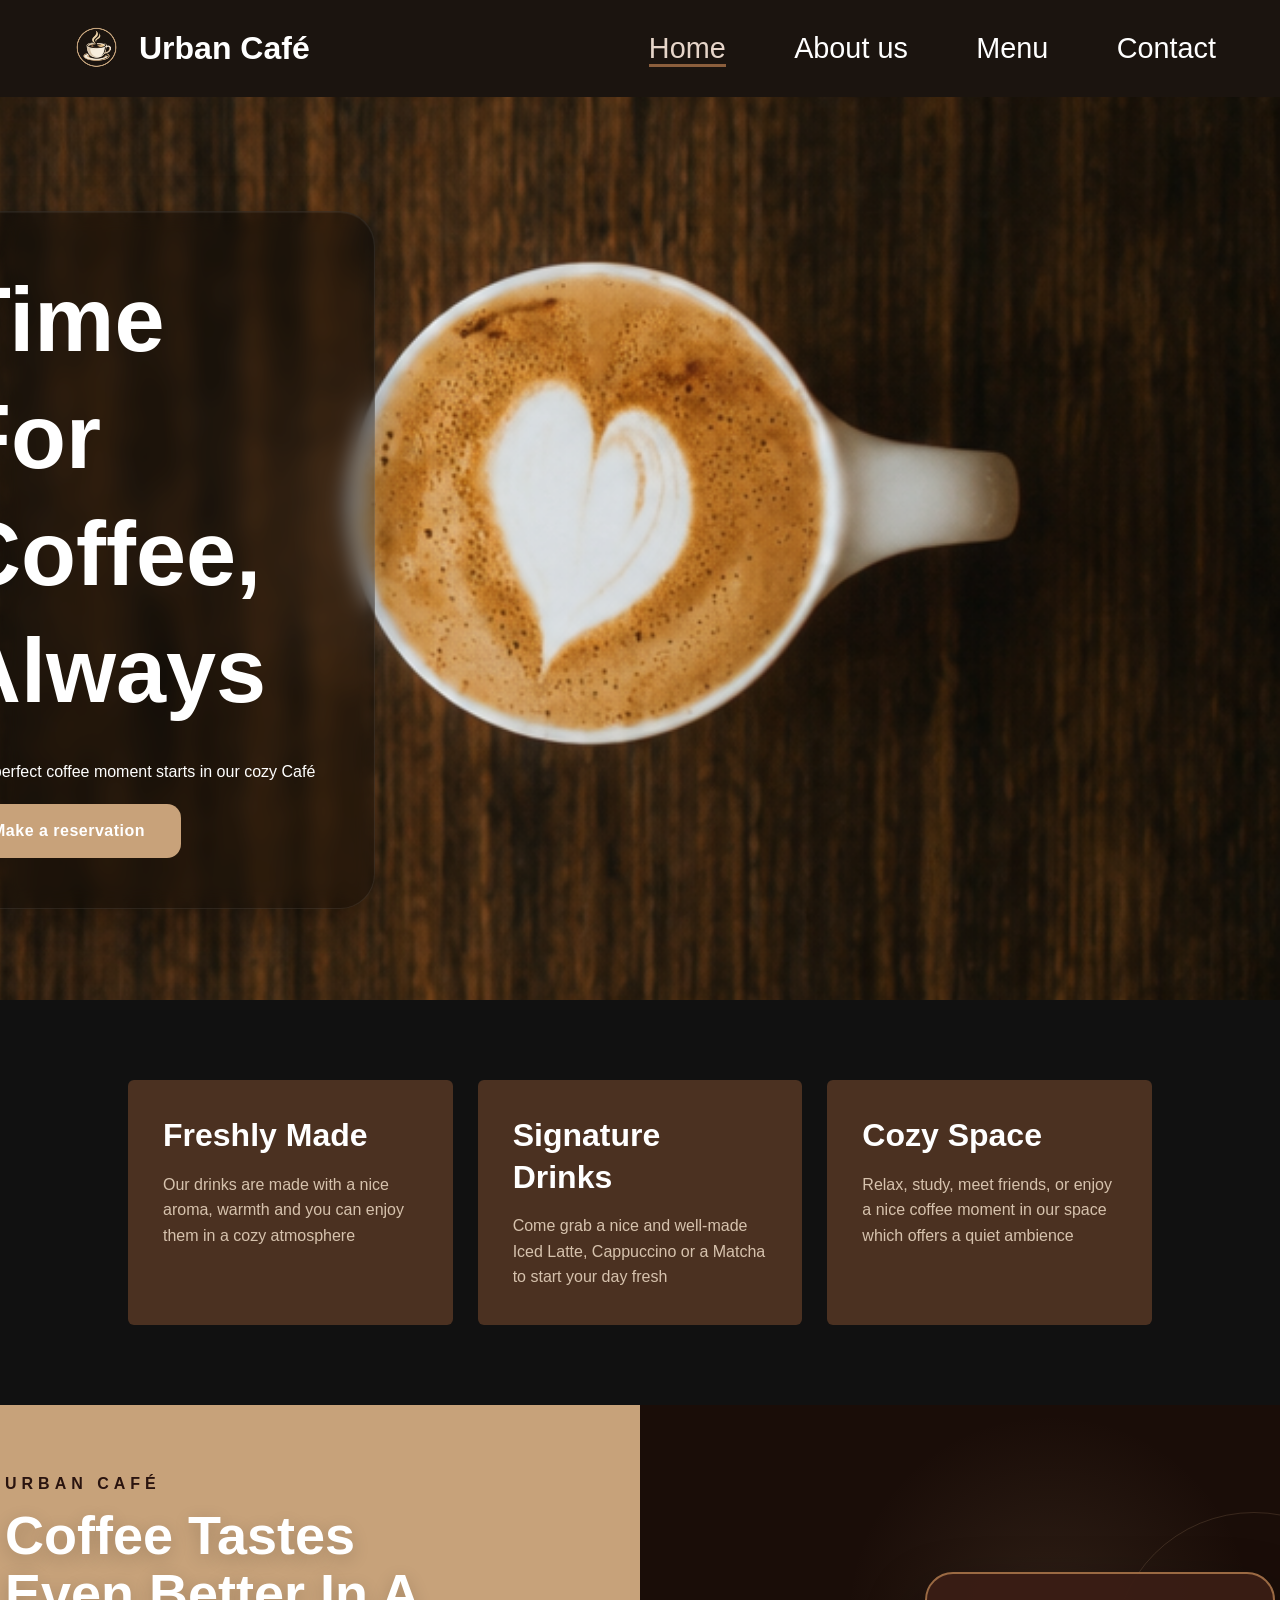
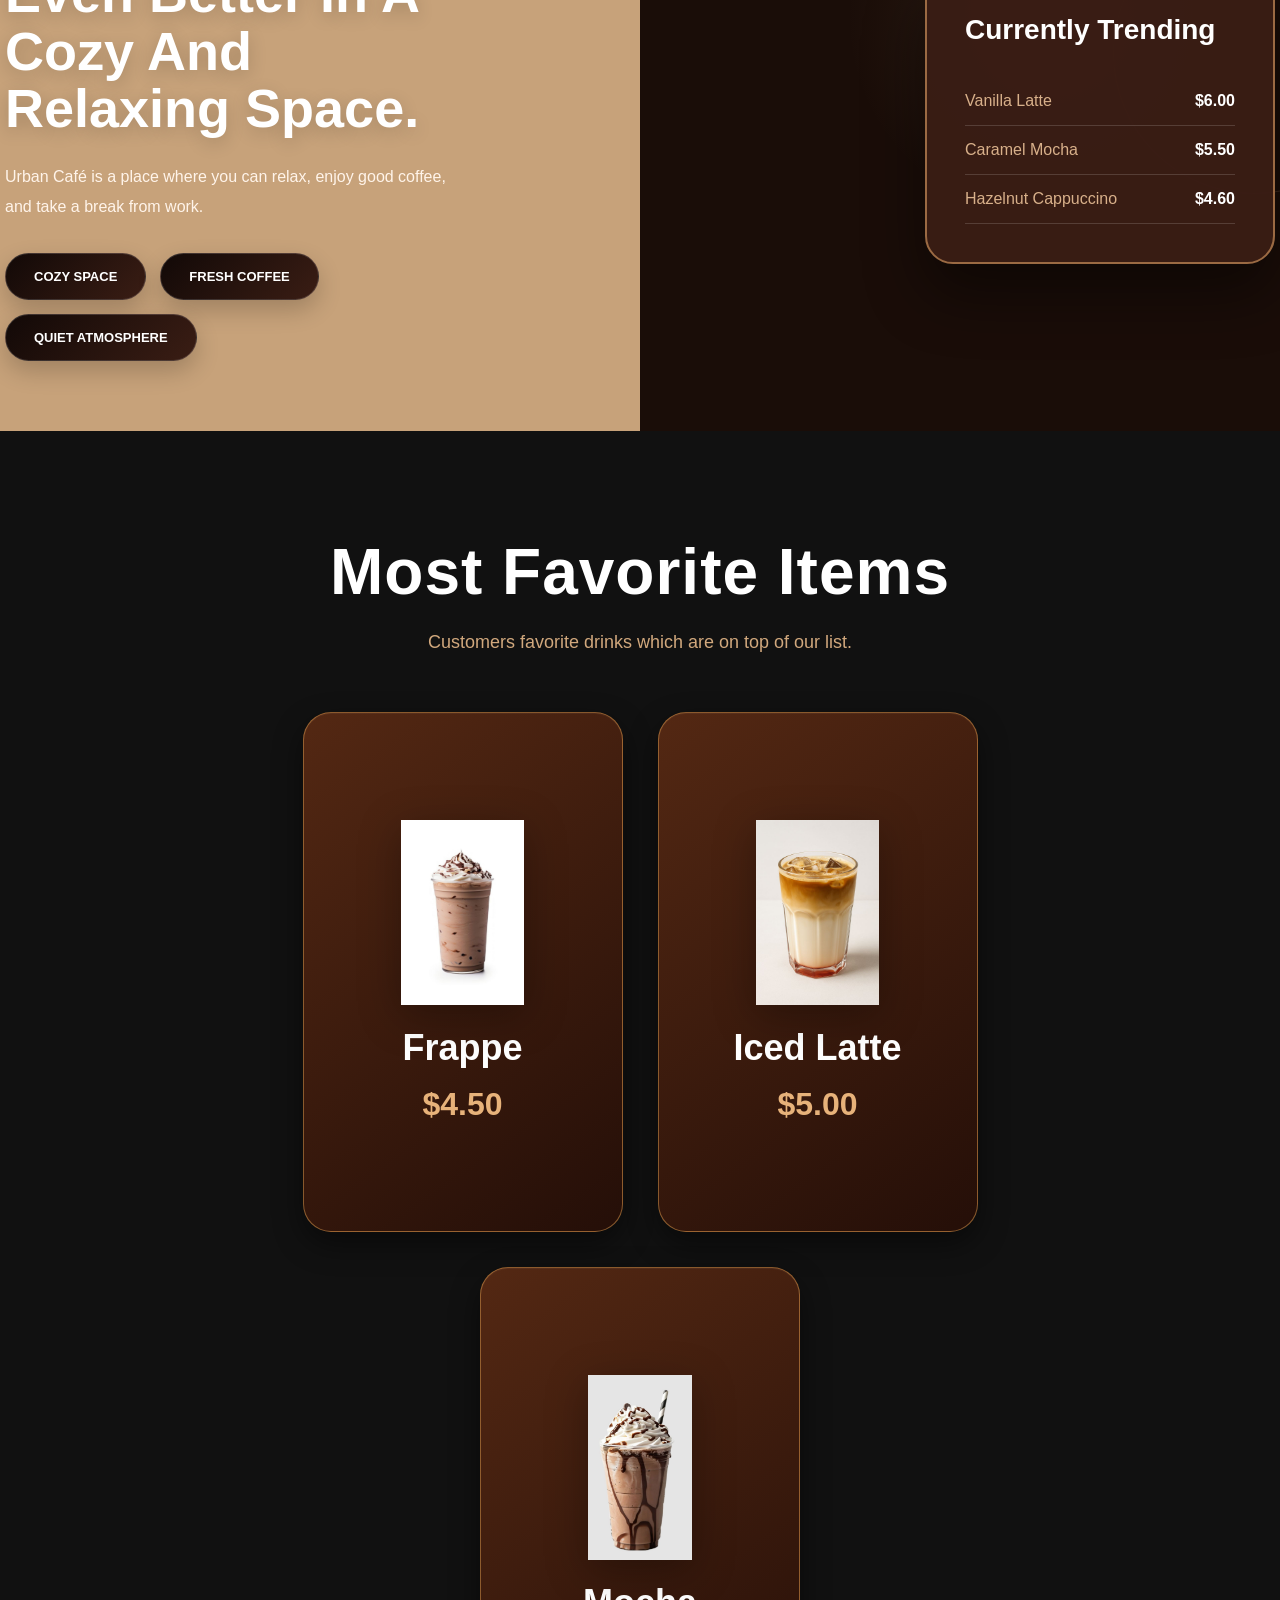
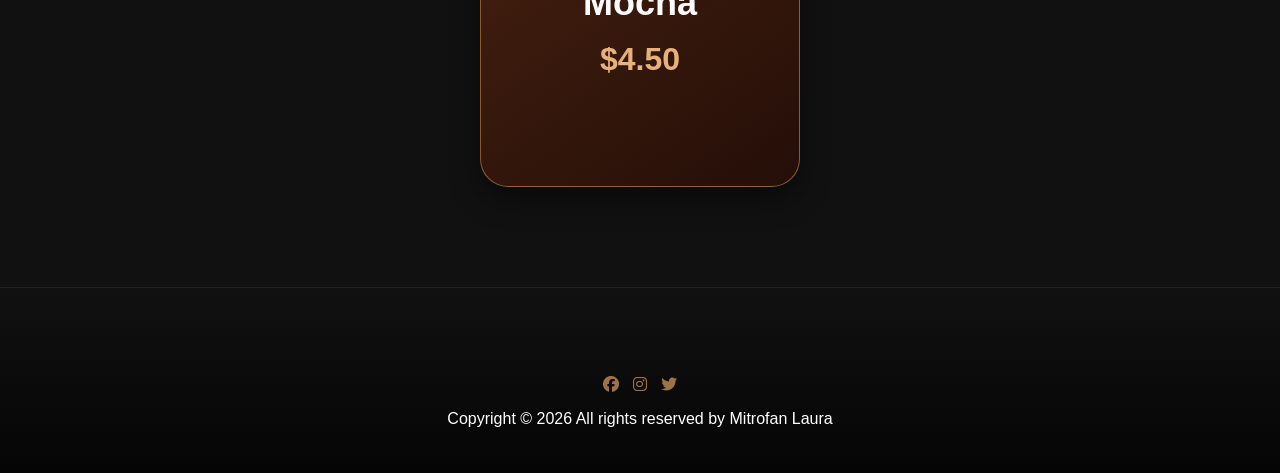
<file: index.html>
<!Doctype html>
<html lang="en">

    <head>
        <meta charset="utf-8">
         <meta name="viewport" content="width=device-width, initial-scale=1.0, maximum-scale=1.0, user-scalable=no">  
        <link rel="stylesheet" href="https://cdnjs.cloudflare.com/ajax/libs/font-awesome/6.5.1/css/all.min.css">
        <title>Caffee</title>
        <link rel="icon" type="image/png" href="favicon.png">
        <link rel="stylesheet" type="text/css" href="main.css">
    </head>
<body>
<!----navbar Section start---->
      <header>

   <a href="#" class="logo">
     <img src="favicon.png" alt="logo">Urban Café</a>

  <i class="fa-solid fa-bars menu-icon" onclick="toggleMenu()"></i>

   <nav class="navbar">

      <a href="index.html" class="active">Home</a>
      <a href="about.html">About us</a>
      <a href="menu.html">Menu</a>
      <a href="contact.html">Contact</a>

   </nav>

</header>

    <section>
  <div class="wrapper-header-content flex-row" style="background-image: url(coffee1.png);">
    <div class="container header-content">
      <div class="hero-box">
        <h1>Time for Coffee, always</h1>
        <p>Your perfect coffee moment starts in our cozy Café</p>
        <a href="" class="btn">Make a reservation</a>
      </div>
    </div>
  </div>
</section>

        
      </header>

      <section class="features">

  <div class="card">
    <h2>Freshly Made</h2>
    <p>Our drinks are made with a nice aroma, warmth and you can enjoy them in a cozy atmosphere</p>
  </div>

  <div class="card">
    <h2>Signature Drinks</h2>
    <p>Come grab a nice and well-made Iced Latte, Cappuccino or a Matcha to start your day fresh</p>
  </div>

  <div class="card">
    <h2>Cozy Space</h2>
    <p>Relax, study, meet friends, or enjoy a nice coffee moment in our space which offers a quiet ambience</p>
  </div>
</section>

<section class="coffee-experience">
  <section class="coffee-story">

    <div class="story-left">
        <p class="mini-text">Urban Café</p>

        <h2>
           Coffee tastes even better in a cozy and relaxing space.
        </h2>

        <p class="story-text">
            Urban Café is a place where you can relax, enjoy good coffee, and take a break from work.
        </p>

        <div class="story-tags">
            <span>Cozy space</span>
            <span>Fresh Coffee</span>
            <span>Quiet Atmosphere</span>
        </div>
    </div>


    <div class="story-right">

        <div class="floating-card">
  <h3>Currently Trending</h3>

  <div class="brew">
    <span>Vanilla Latte</span>
    <span>$6.00</span>
  </div>

  <div class="brew">
    <span>Caramel Mocha</span>
    <span>$5.50</span>
  </div>

  <div class="brew">
    <span>Hazelnut Cappuccino</span>
    <span>$4.60</span>
  </div>
</div>



</section>

<section class="favorites">

    <h2 class="favorite-title">Most Favorite Items</h2>

    <p class="favorite-subtitle">
        Customers favorite drinks which are on top of our list.
    </p>

    <div class="favorite-container">

        <div class="item">
            <img src="Frappe.jpg" alt="Frappe">

            <h3>Frappe</h3>

          

            <span class="price">$4.50</span>
        </div>

        <div class="item">
            <img src="Iced Latte.jpg" alt="Iced Latte">

            <h3>Iced Latte</h3>

            
            <span class="price">$5.00</span>
        </div>

        <div class="item">
            <img src="Mocha.jpg" alt="Mocha">

            <h3>Mocha</h3>

           

            <span class="price">$4.50</span>
        </div>

    </div>

</section>

    </div>
</section>

     <!-- Footer -->

<section class="footer">

  <div class="icons">
    <i class="fa-brands fa-facebook"></i>
    <i class="fa-brands fa-instagram"></i>
    <i class="fa-brands fa-twitter"></i>
  </div>

  <p>Copyright © 2026 All rights reserved by Mitrofan Laura</p>
</section>

 <script src="script.js"></script>

</body>
</html>
</file>
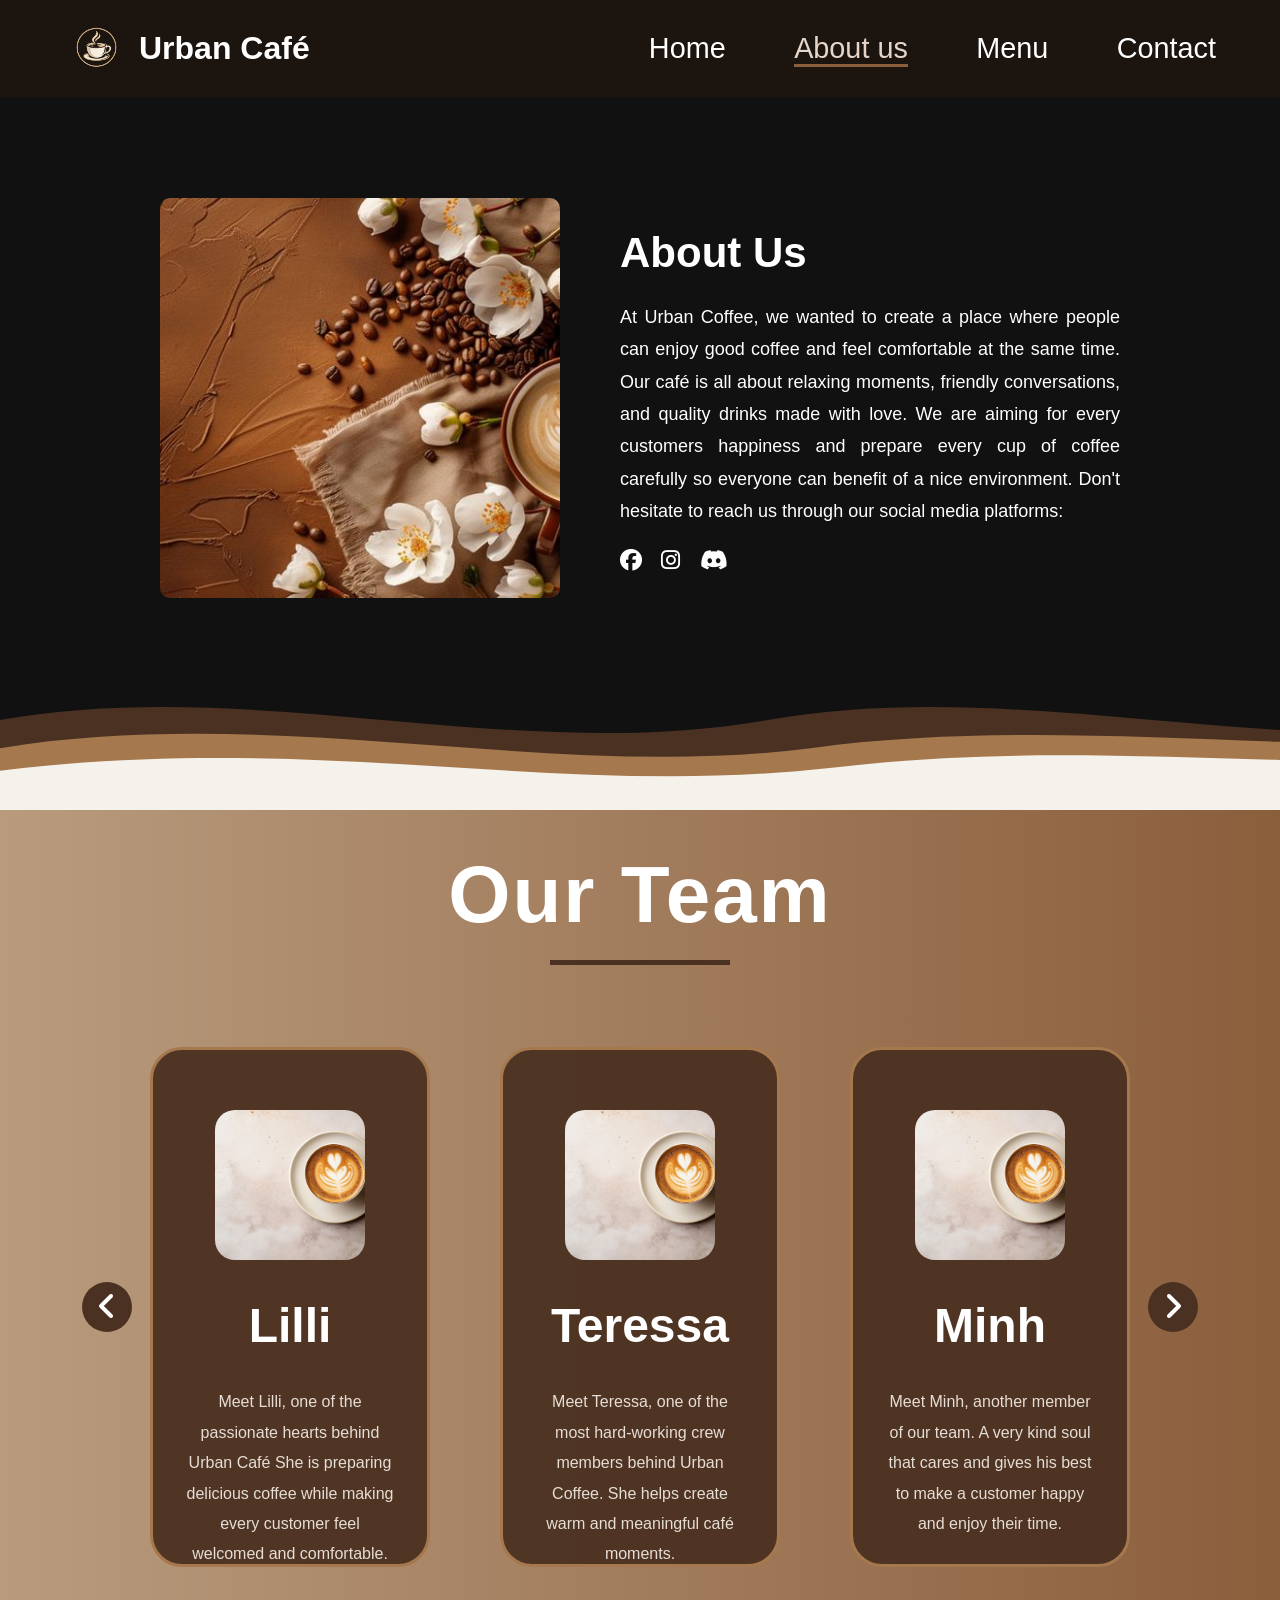
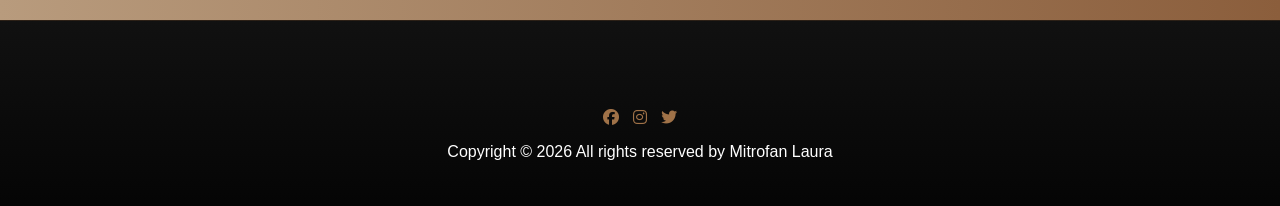
<file: about.html>
<!Doctype html>
<html lang="en">
<html>
    <head>
        <meta charset="utf-8">
        <meta name="viewport" content="width=device-width, initial-scale=1">
        <link rel="stylesheet" href="https://cdnjs.cloudflare.com/ajax/libs/font-awesome/6.5.1/css/all.min.css">
        <title>Caffee</title>
        <link rel="icon" type="image/png" href="favicon.png">     
        <link rel="stylesheet" type="text/css" href="main.css">
    </head>
<body>
 <!----navbar Section start---->
 <header>   
     <a href="#" class="logo">
     <img src="favicon.png" alt="logo">Urban Café</a>
     <i class="fa-solid fa-bars menu-icon" onclick="toggleMenu()"></i>

    <nav class="navbar">

        <a href="index.html">Home</a>
        <a href="about.html" class="active">About us</a>
        <a href="menu.html">Menu</a>
        <a href="contact.html">Contact</a>

    </nav>

    </header>

    <!-- About section -->
    
  <section class="about-section">

    <div class="section-content">
        <div class="about-image-wrapper">
            <img src="coffee10.jpg" alt="About"
            class="about-image">
        </div>
        <div class="about-details">
            <h2 class="section-title">About us</h2>
            <p class="text">At Urban Coffee, we wanted to create a place where people can enjoy good coffee and feel comfortable at the same time. Our café is all about relaxing moments, friendly conversations, and quality drinks made with love. We are aiming for every customers happiness and prepare every cup of coffee carefully so everyone can benefit of a nice environment. Don't hesitate to reach us through our social media platforms:</p>

        <div class="social-link-list">
            <a href="#" class="social-link"><i class="fa-brands fa-facebook"></i></a>
            <a href="#" class="social-link"><i class="fa-brands fa-instagram"></i></a>
            <a href="#" class="social-link"><i class="fa-brands fa-discord"></i></a>
        </div>
         </div>


</section>

<div class="coffee-waves">
    <svg viewBox="0 0 1440 320" preserveAspectRatio="none">
        <path class="wave-dark"
        d="M0,160 C240,80 480,240 720,160 C960,80 1200,240 1440,160 L1440,320 L0,320 Z"></path>

        <path class="wave-brown"
        d="M0,210 C260,130 520,270 760,210 C1000,150 1220,230 1440,190 L1440,320 L0,320 Z"></path>

        <path class="wave-light"
        d="M0,250 C300,180 520,300 780,245 C1020,190 1220,260 1440,220 L1440,320 L0,320 Z"></path>
    </svg>
</div>


      <section class="team-section">
    <h3>Our Team</h3>

  <div class="slider-row">


        <button class="slide-btn" onclick="moveLeft(this)">
        <i class="fa-solid fa-angle-left"></i>
    </button>

    <div class="wrapper">

        <div class="item">
            <img src="coffee11.jpg">
            <h4>Lilli</h4>
            <p>
                Meet Lilli, one of the passionate hearts behind Urban Café
                She is preparing delicious coffee while making every customer feel welcomed and comfortable.
        </div>

        <div class="item">
            <img src="coffee11.jpg">
            <h4>Teressa</h4>
            <p>
                Meet Teressa, one of the most hard-working crew members behind Urban Coffee.
                She helps create warm and meaningful café moments.
            </p>
        </div>

        <div class="item">
            <img src="coffee11.jpg">
            <h4>Minh</h4>
            <p>
                Meet Minh, another member of our team.
                A very kind soul that cares and gives his best to make a customer happy and enjoy their time.
            </p>
        </div>
            <div class="item">
            <img src="coffee11.jpg">
            <h4>Julia</h4>
            <p>
                Meet Julia, one of our most dedicated team members..
                She is a passionate individual, bringing a friendly service to our customers.
            </p>
        </div>
        
        
    </div>

    <button class="slide-btn" onclick="moveRight(this)">
        <i class="fa-solid fa-angle-right"></i>
    </button>

</div>
</section>

        </div>

     </section>



      <!-- Footer -->

<section class="footer">

  <div class="icons">
    <i class="fa-brands fa-facebook"></i>
    <i class="fa-brands fa-instagram"></i>
    <i class="fa-brands fa-twitter"></i>
  </div>

  <p>Copyright © 2026 All rights reserved by Mitrofan Laura</p>
</section>

   </section> 

           
    <script src="script.js"></script>


</body>
</html>
</file>
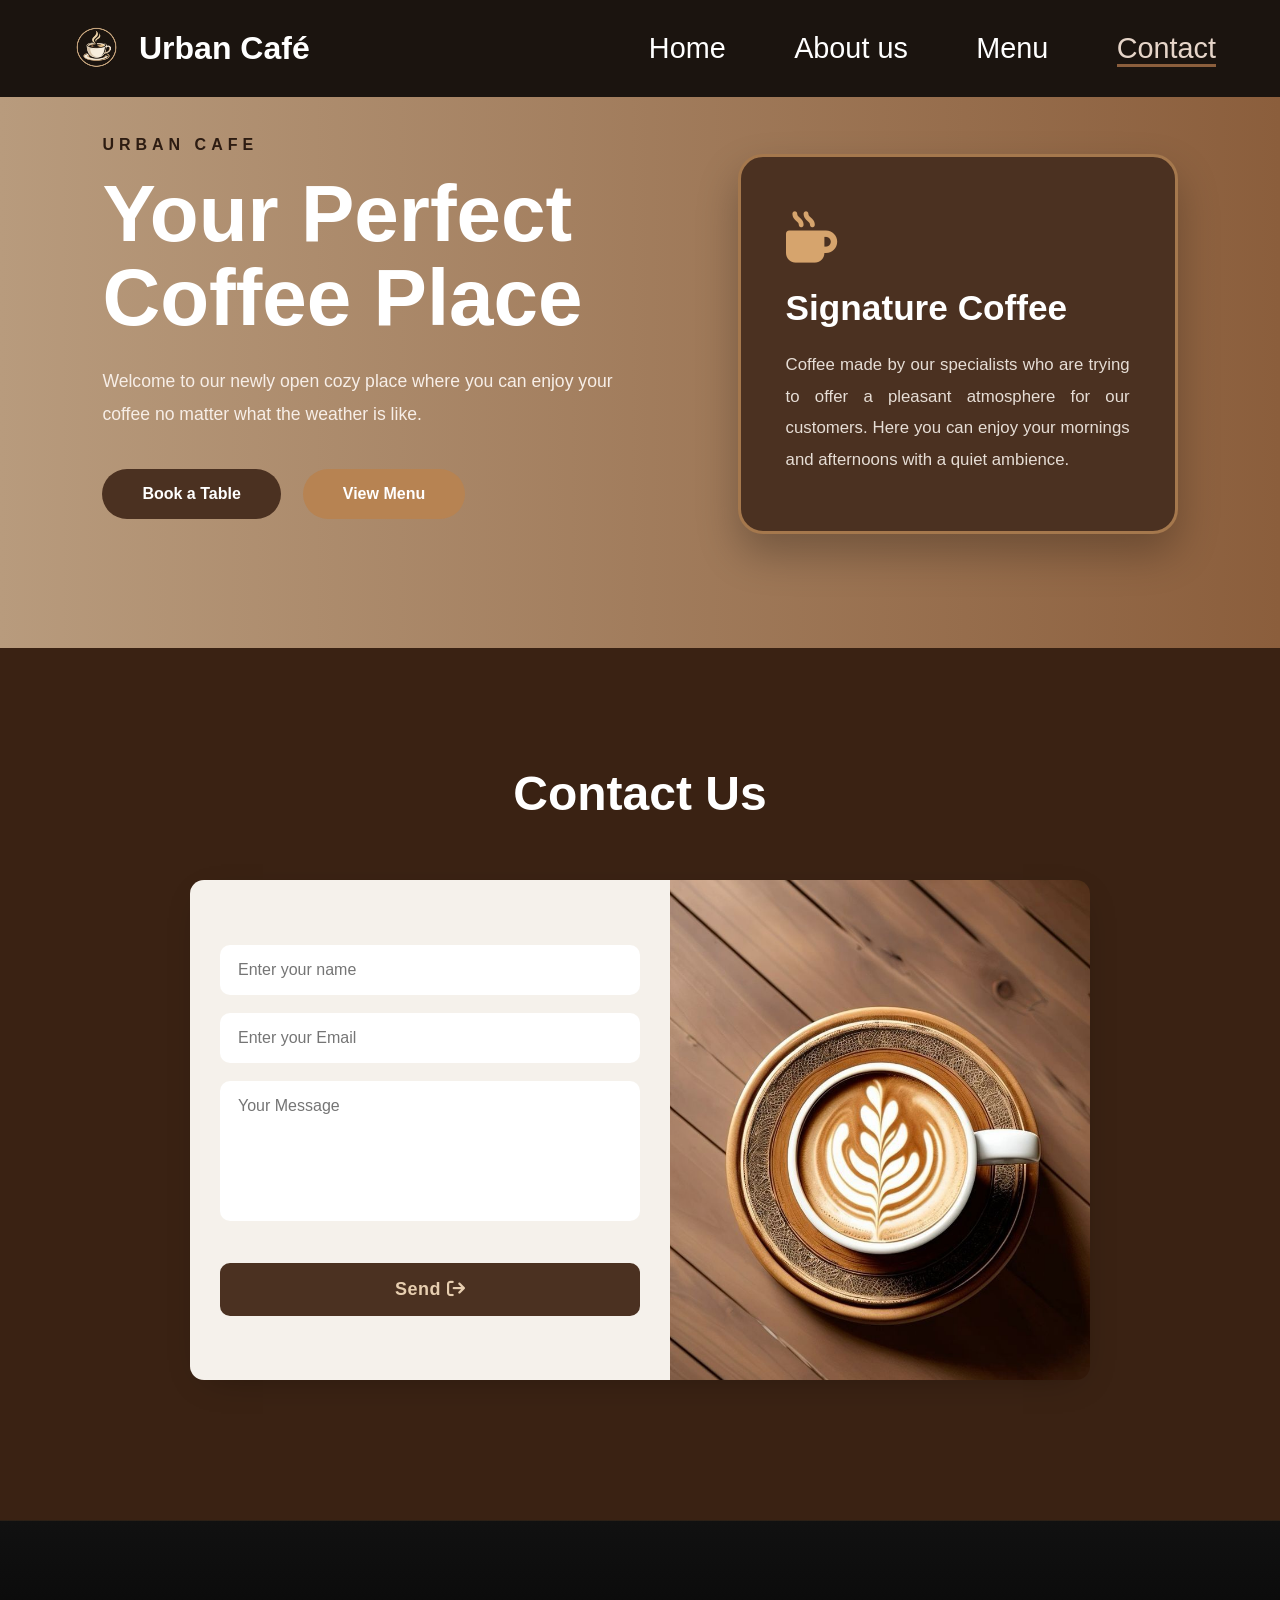
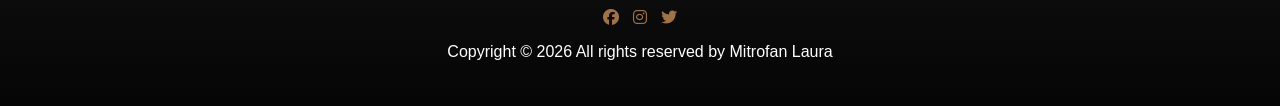
<file: contact.html>
<!Doctype html>
<html lang="en">
<html>
    <head>
        <meta charset="utf-8">
        <meta name="viewport" content="width=device-width, initial-scale=1">
        <link rel="stylesheet" href="https://cdnjs.cloudflare.com/ajax/libs/font-awesome/6.5.1/css/all.min.css">
        <title>Caffee</title>
        <link rel="icon" type="image/png" href="favicon.png">
        <link href="https://fonts.googleapis.com/css2?family=Cormorant+Garamond:wght@400;500;600&display=swap" rel="stylesheet">
        <link rel="stylesheet" type="text/css" href="main.css">
    </head>
<body>
<!----navbar Section start---->
      <header>
       <a href="#" class="logo">
     <img src="favicon.png" alt="logo">Urban Café</a>
        <i class="fa-solid fa-bars menu-icon" onclick="toggleMenu()"></i>
           
    <nav class="navbar">

        <a href="index.html" >Home</a>
        <a href="about.html" >About us</a>
        <a href="menu.html">Menu</a>
        <a href="contact.html"class="active">Contact</a>

    </nav>

    </header>

<!-- Visit Section -->
<section class="visit-section">

    <div class="visit-content">

        <!-- LEFT TEXT -->
        <div class="visit-text">

            <span class="visit-small">
                Urban Cafe
            </span>

            <h1>
                Your Perfect <br>
                Coffee Place
            </h1>

            <p>
                Welcome to our newly open cozy place where you can enjoy your coffee no matter what the weather is like.
            </p>

            <div class="visit-buttons">
                <a href="#" class="visit-btn">Book a Table</a>
                <a href="#" class="visit-btn second-btn">View Menu</a>
            </div>

        </div>

        <!-- RIGHT TEXT -->
        <div class="visit-cards">

            <div class="visit-card">

                <i class="fa-solid fa-mug-hot"></i>

                <h3>Signature Coffee</h3>

                <p>
                    Coffee made by our specialists who are trying to offer a pleasant atmosphere for our customers. Here you can enjoy your mornings and afternoons with a quiet ambience.
        
                </p>

            </div>

        </div>

    </div>

</section>

<!-- Contact -->
<section class="contact-form">
  <div class="contact-form">

    <div class="contact-left">
      <h1>Contact us</h1>
      <div class="contact-container">
        <div class="main">
        <div class="content">
        
          <form action="#" method="post">
            <input type="text" name="name" placeholder="Enter your name">
            <input type="email" name="name" placeholder="Enter your Email">
            <textarea name="message" placeholder="Your Message"></textarea>
            <button type="submit" class="btn">Send <i class="fa-solid fa-arrow-right-from-bracket"></i></button>
          </form>
       
        </div>
        <div class="form-img">
          <img src="coffee12.jpg" alt="">
        </div>

        </div>
      </div>
  
    </section>


<!-- Footer -->

<section class="footer">

  <div class="icons">
    <i class="fa-brands fa-facebook"></i>
    <i class="fa-brands fa-instagram"></i>
    <i class="fa-brands fa-twitter"></i>
  </div>

  <p>Copyright © 2026 All rights reserved by Mitrofan Laura</p>
</section>


        
      </header>

      <script src="script.js"></script>

</body>
</html>
</file>
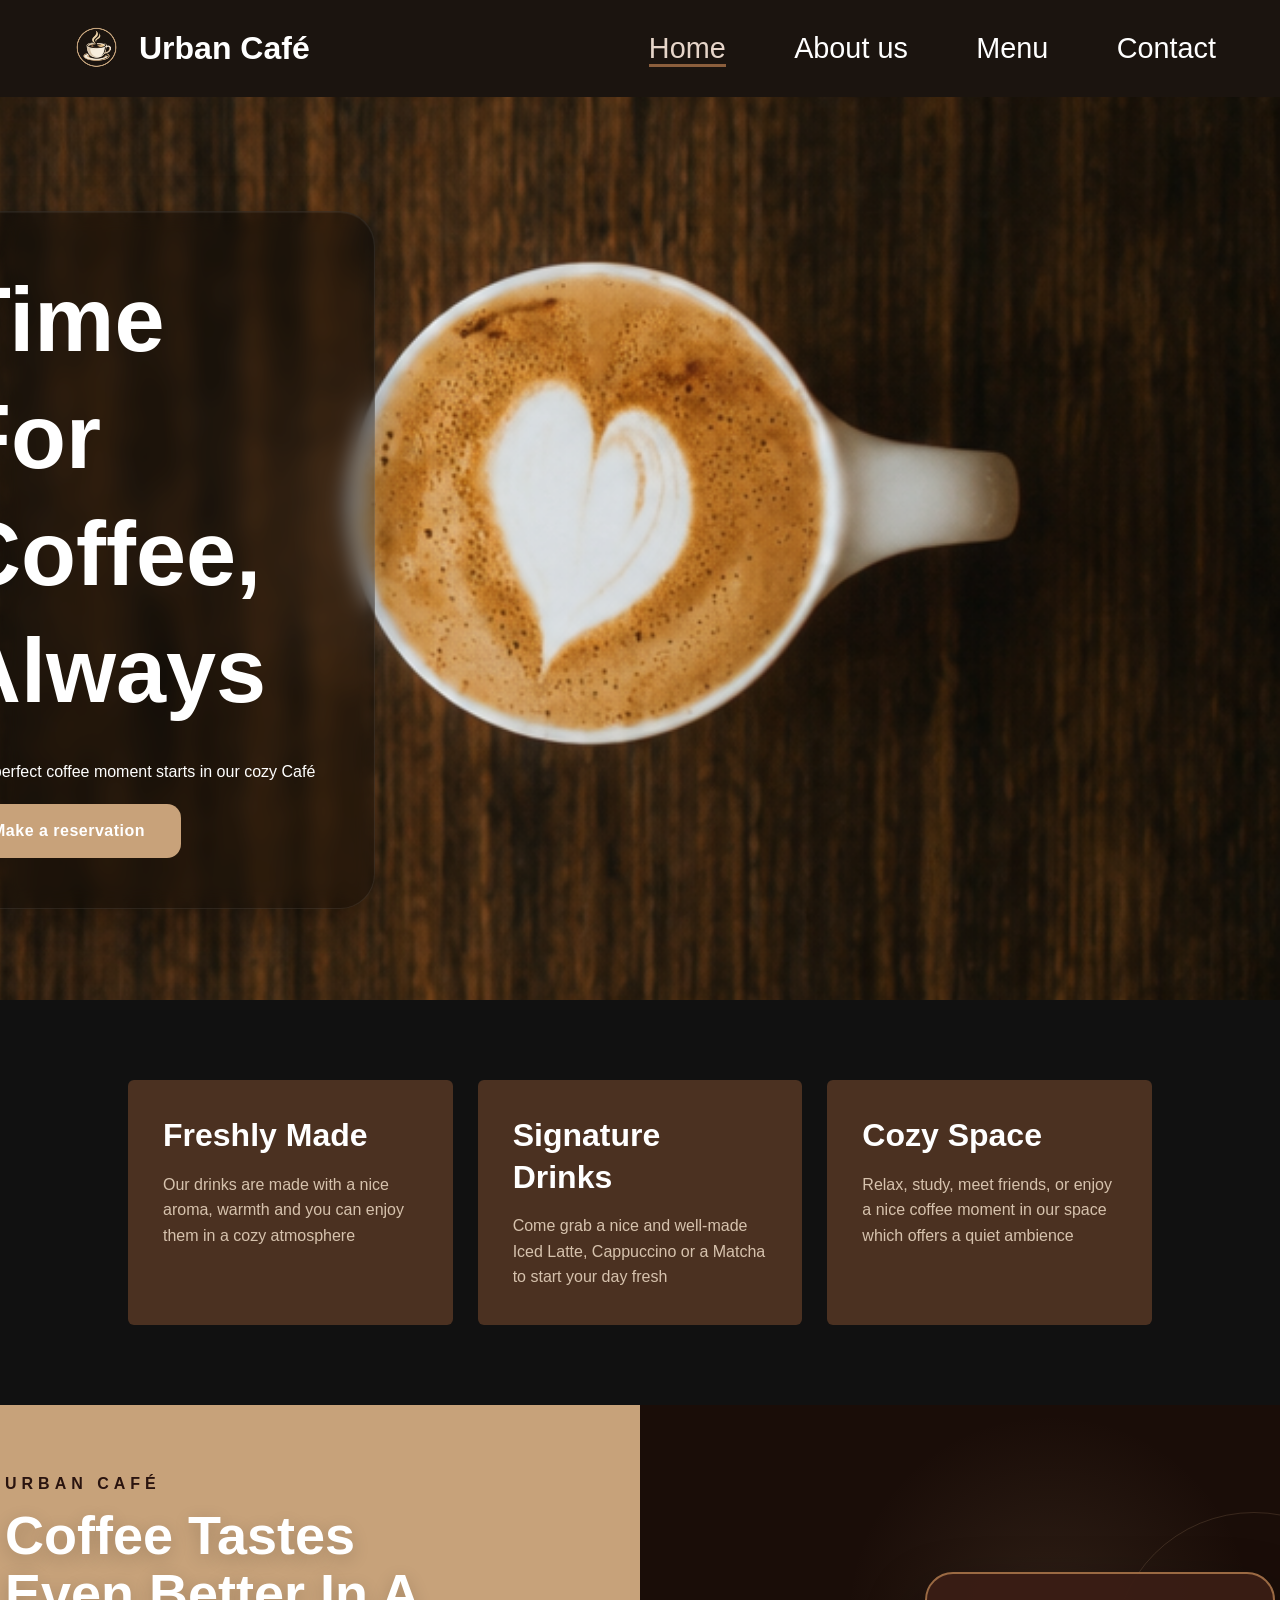
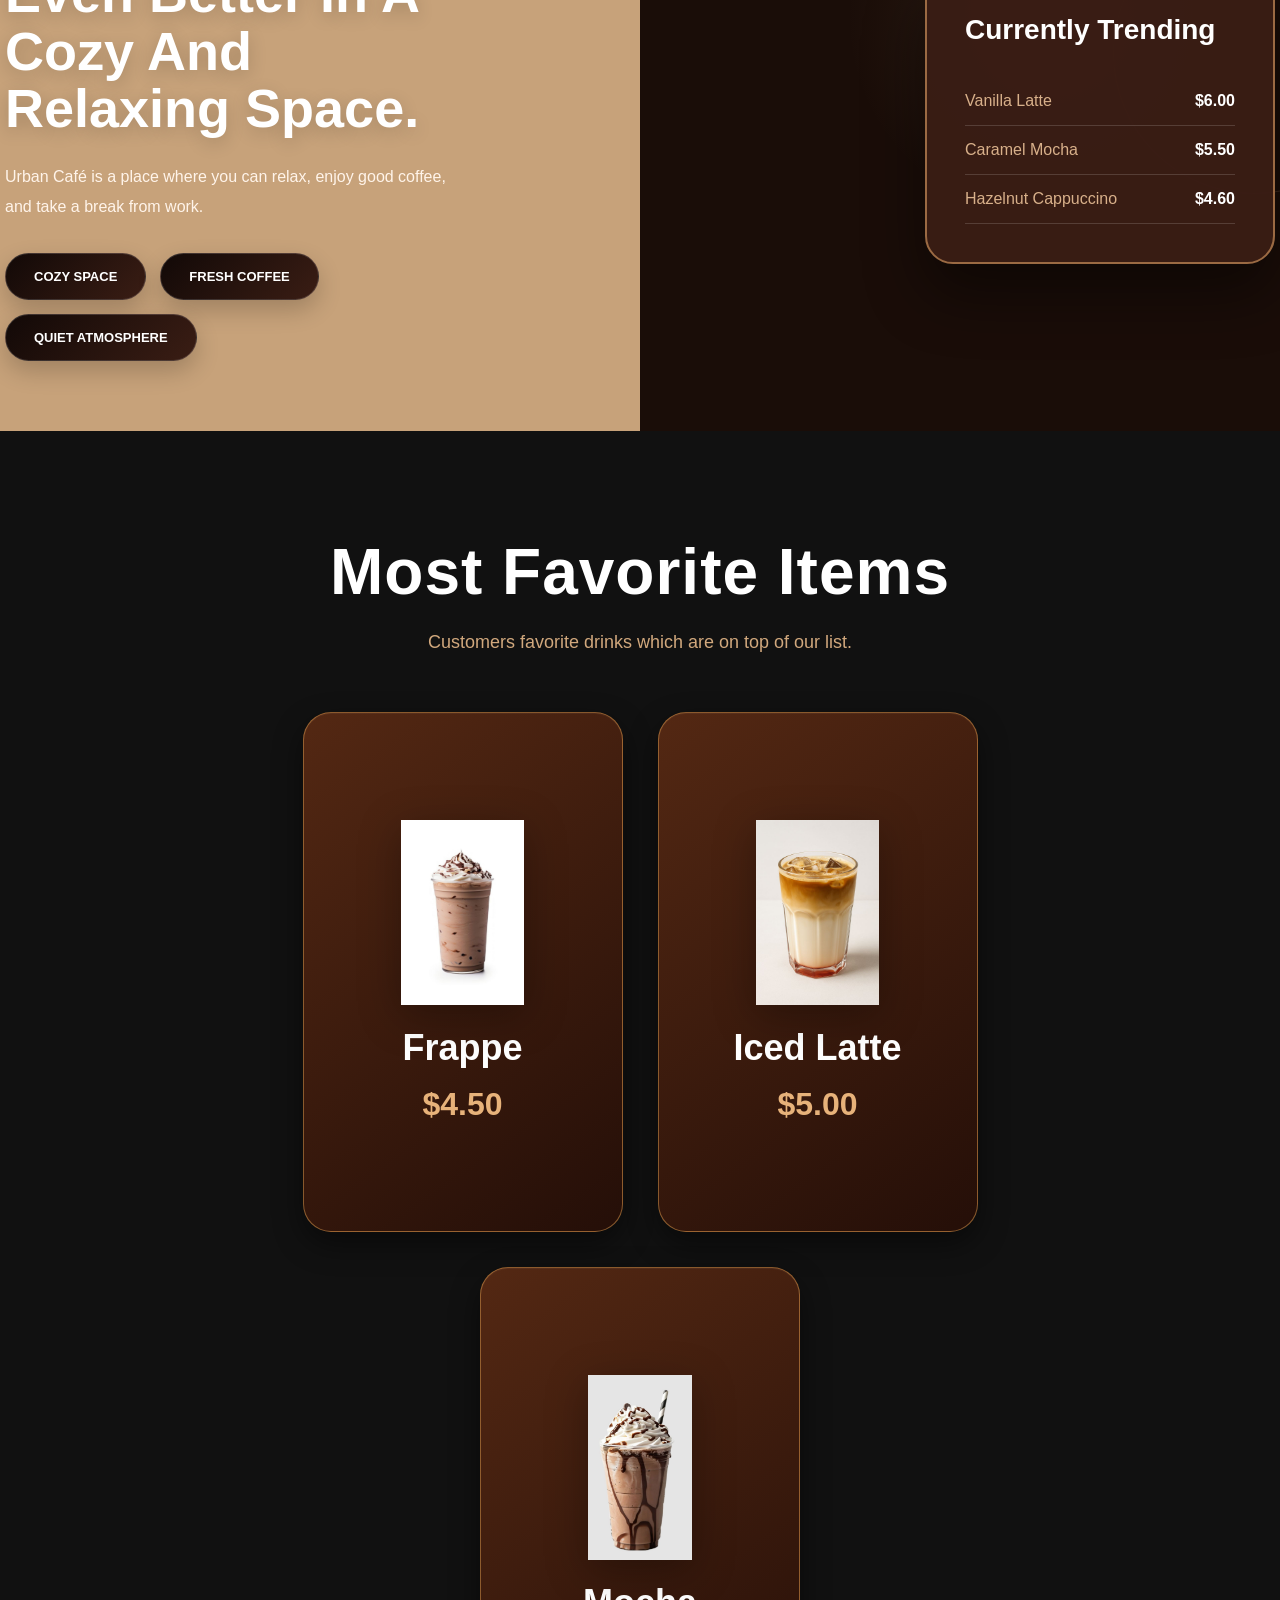
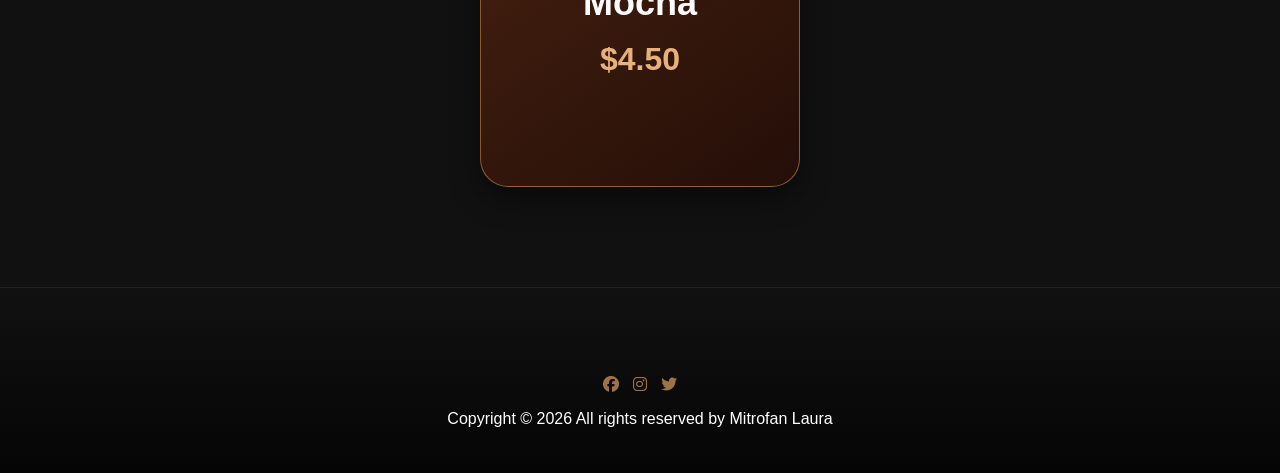
<file: index2.html>
<!Doctype html>
<html lang="en">

    <head>
        <meta charset="utf-8">
        <meta name="viewport" content="width=device-width, initial-scale=1">
        <link rel="stylesheet" href="https://cdnjs.cloudflare.com/ajax/libs/font-awesome/6.5.1/css/all.min.css">
        <title>Caffee</title>
        <link rel="icon" type="image/png" href="favicon.png">
        <link rel="stylesheet" type="text/css" href="main.css">
    </head>
<body>
<!----navbar Section start---->
      <header>

   <a href="#" class="logo">
     <img src="favicon.png" alt="logo">Urban Café</a>

  <i class="fa-solid fa-bars menu-icon" onclick="toggleMenu()"></i>

   <nav class="navbar">

      <a href="index2.html" class="active">Home</a>
      <a href="about.html">About us</a>
      <a href="menu.html">Menu</a>
      <a href="contact.html">Contact</a>

   </nav>

</header>

    
        <div class="wrapper-header-content flex-row" style="background-image: url(coffee1.png);">
             
            <div class="container header-content">
                <div class="">
                <h1>Time for Coffee, always</h1>
                <p>Your perfect coffee moment starts in our cozy Café</p>
                <a href="" class="btn">Make a reservation</a>
            </div>
            </div>
        </div>
         </div>
         </div>
        </div>
    </section>

        
      </header>

      <section class="features">

  <div class="card">
    <h2>Freshly Made</h2>
    <p>Our drinks are made with a nice aroma, warmth and you can enjoy them in a cozy atmosphere</p>
  </div>

  <div class="card">
    <h2>Signature Drinks</h2>
    <p>Come grab a nice and well-made Iced Latte, Cappuccino or a Matcha to start your day fresh</p>
  </div>

  <div class="card">
    <h2>Cozy Space</h2>
    <p>Relax, study, meet friends, or enjoy a nice coffee moment in our space which offers a quiet ambience</p>
  </div>
</section>

<section class="coffee-experience">
  <section class="coffee-story">

    <div class="story-left">
        <p class="mini-text">Urban Café</p>

        <h2>
           Coffee tastes even better in a cozy and relaxing space.
        </h2>

        <p class="story-text">
            Urban Café is a place where you can relax, enjoy good coffee, and take a break from work.
        </p>

        <div class="story-tags">
            <span>Cozy space</span>
            <span>Fresh Coffee</span>
            <span>Quiet Atmosphere</span>
        </div>
    </div>


    <div class="story-right">

        <div class="floating-card">
  <h3>Currently Trending</h3>

  <div class="brew">
    <span>Vanilla Latte</span>
    <span>$6.00</span>
  </div>

  <div class="brew">
    <span>Caramel Mocha</span>
    <span>$5.50</span>
  </div>

  <div class="brew">
    <span>Hazelnut Cappuccino</span>
    <span>$4.60</span>
  </div>
</div>



</section>

<section class="favorites">

    <h2 class="favorite-title">Most Favorite Items</h2>

    <p class="favorite-subtitle">
        Customers favorite drinks which are on top of our list.
    </p>

    <div class="favorite-container">

        <div class="item">
            <img src="Frappe.jpg" alt="Frappe">

            <h3>Frappe</h3>

          

            <span class="price">$4.50</span>
        </div>

        <div class="item">
            <img src="Iced Latte.jpg" alt="Iced Latte">

            <h3>Iced Latte</h3>

            
            <span class="price">$5.00</span>
        </div>

        <div class="item">
            <img src="Mocha.jpg" alt="Mocha">

            <h3>Mocha</h3>

           

            <span class="price">$4.50</span>
        </div>

    </div>

</section>

    </div>
</section>

     <!-- Footer -->

<section class="footer">

  <div class="icons">
    <i class="fa-brands fa-facebook"></i>
    <i class="fa-brands fa-instagram"></i>
    <i class="fa-brands fa-twitter"></i>
  </div>

  <p>Copyright © 2026 All rights reserved by Mitrofan Laura</p>
</section>

 <script src="script.js"></script>

</body>
</html>
</file>
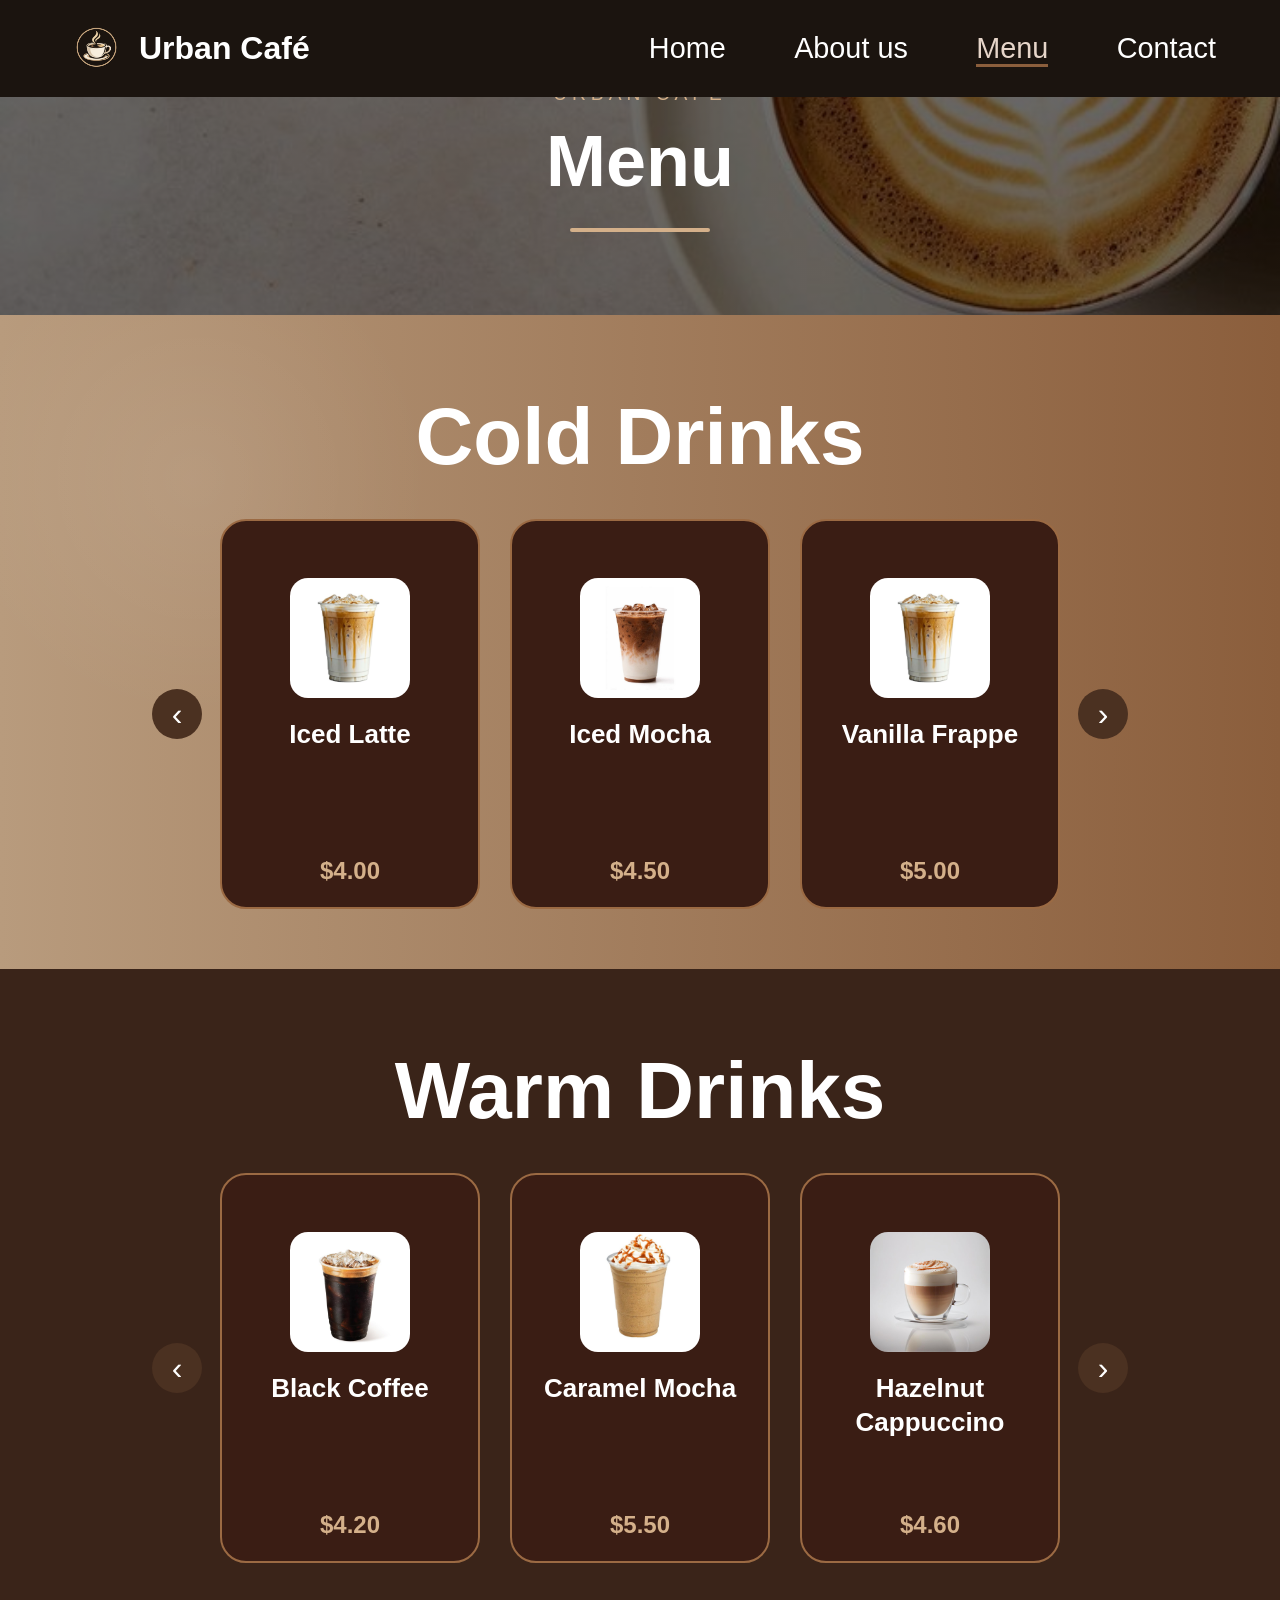
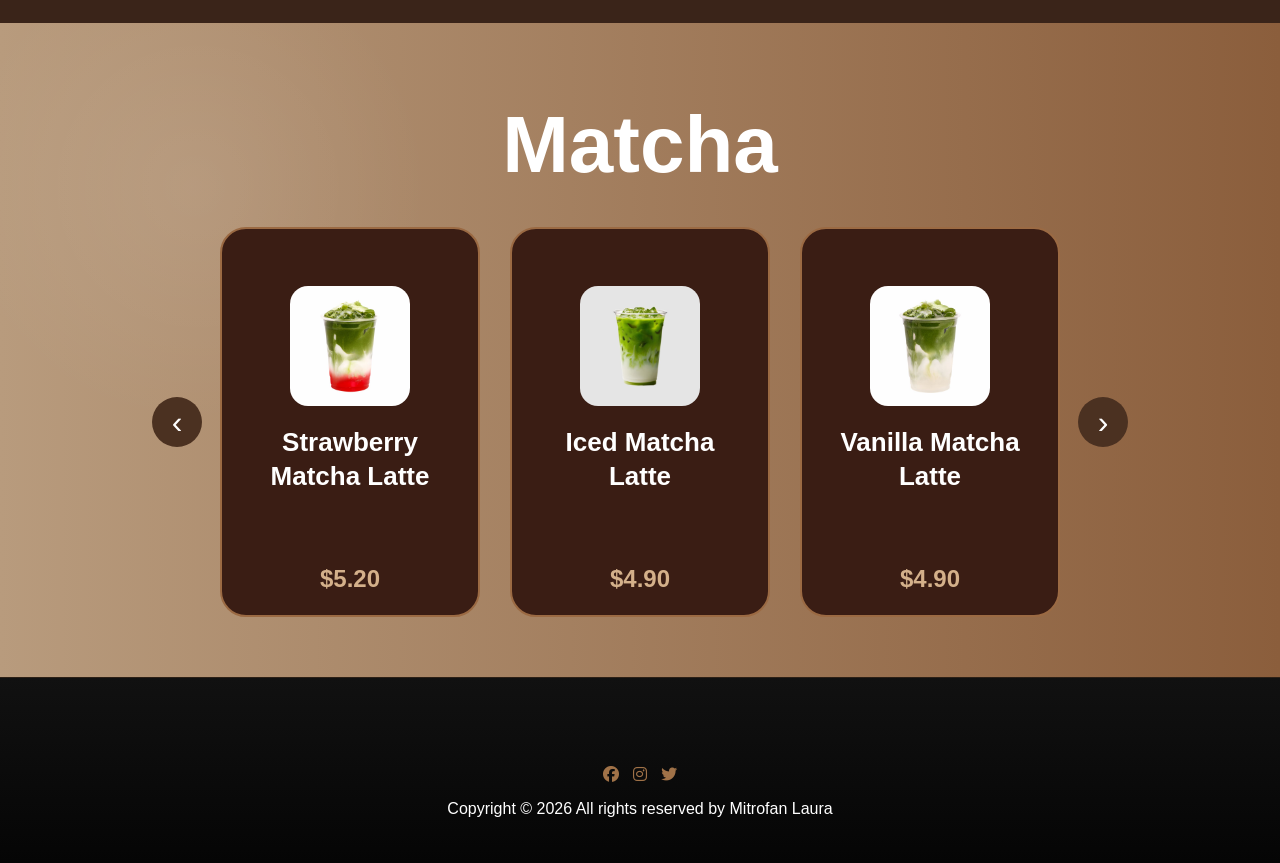
<file: menu.html>
<!DOCTYPE html>
<html lang="en">
<head>
  <meta charset="utf-8">
  <meta name="viewport" content="width=device-width, initial-scale=1">
  <title>Caffee</title>
  <link rel="icon" type="image/png" href="favicon.png">
  <link rel="stylesheet" href="https://cdnjs.cloudflare.com/ajax/libs/font-awesome/6.5.1/css/all.min.css">
  <link href="https://fonts.googleapis.com/css2?family=Cormorant+Garamond:wght@400;500;600&display=swap" rel="stylesheet">
  <link rel="stylesheet" href="main.css">
</head>

<body>

<header> 
  <a href="#" class="logo">
     <img src="favicon.png" alt="logo">Urban Café</a>
   <i class="fa-solid fa-bars menu-icon" onclick="toggleMenu()"></i>

  <nav class="navbar">
    <a href="index.html">Home</a>
    <a href="about.html">About us</a>
    <a href="menu.html" class="active">Menu</a>
    <a href="contact.html">Contact</a>
  </nav>
</header>

<section class="menu-hero">
  <p>Urban Café</p>
  <h1>Menu</h1>
  <div class="menu-line"></div>
</section>

<section class="menu-section">
  <h3>Cold Drinks</h3>

  <div class="slider-row">
    <button class="slide-btn" onclick="moveLeft(this)">‹</button>

    <div class="menu-wrapper">
      <div class="menu-item">
        <img src="coffee15.jpg" alt="Iced Latte">
        <h4>Iced Latte</h4>
       
        <strong>$4.00</strong>
      </div>

      <div class="menu-item">
        <img src="icedmocha.jpg" alt="Iced Mocha">
        <h4>Iced Mocha</h4>
       
        <strong>$4.50</strong>
      </div>

      <div class="menu-item">
        <img src="vanillafrappe.jpg" alt="Vanilla Frappe">
        <h4>Vanilla Frappe</h4>
        
        <strong>$5.00</strong>
      </div>
       <div class="menu-item">
        <img src="icedcappuccino.jpg" alt="Vanilla Frappe">
        <h4>Iced Cappuccino</h4>
        
        <strong>$5.00</strong>
      </div>
      
       

       


    </div>

    <button class="slide-btn" onclick="moveRight(this)">›</button>
  </div>
</section>

<section class="menu-section dark-menu">
  <h3>Warm Drinks</h3>

  <div class="slider-row">
    <button class="slide-btn" onclick="moveLeft(this)">‹</button>

    <div class="menu-wrapper">
      <div class="menu-item">
        <img src="Black coffee.jpg" alt="Black Coffee">
        <h4>Black Coffee</h4>
      
        <strong>$4.20</strong>
      </div>

      <div class="menu-item">
        <img src="caramel mocha.jpg" alt="Strawberry Soda">
        <h4>Caramel Mocha</h4>
     
        <strong>$5.50</strong>
      </div>

      <div class="menu-item">
        <img src="hazelnut cappucino.jpg" alt="Lemon Iced Tea">
        <h4>Hazelnut Cappuccino</h4>
      
        <strong>$4.60</strong>
      </div>
      <div class="menu-item">
        <img src="Caffè Americano.jpg" alt="Lemon Iced Tea">
        <h4>Caffè Americano</h4>
      
        <strong>$3.60</strong>
      </div>


    </div>

    <button class="slide-btn" onclick="moveRight(this)">›</button>
  </div>
</section>

<section class="menu-section">
  <h3>Matcha</h3>

  <div class="slider-row">
    <button class="slide-btn" onclick="moveLeft(this)">‹</button>

    <div class="menu-wrapper">
      <div class="menu-item">
        <img src="Strawberry Matcha.jpg" alt="Strawberry Matcha">
        <h4>Strawberry Matcha Latte</h4>
   
        <strong>$5.20</strong>
      </div>

      <div class="menu-item">
        <img src="matcha normal.jpg" alt="Iced Matcha Latte">
        <h4>Iced Matcha Latte</h4>
       
        <strong>$4.90</strong>
      </div>

      <div class="menu-item">
        <img src="Vanilla matcha.jpg" alt="Vanilla Latte">
        <h4>Vanilla Matcha Latte</h4>
       
        <strong>$4.90</strong>
      </div>

      <div class="menu-item">
        <img src="blueberry matcha.jpg" alt="Blueberry Matcha">
        <h4>Blueberry Matcha Latte</h4>
        
        <strong>$5.40</strong>
      </div>
    </div>

    <button class="slide-btn" onclick="moveRight(this)">›</button>
  </div>
</section>



<section class="footer">
  <div class="icons">
    <i class="fa-brands fa-facebook"></i>
    <i class="fa-brands fa-instagram"></i>
    <i class="fa-brands fa-twitter"></i>
  </div>

  <p>Copyright © 2026 All rights reserved by Mitrofan Laura</p>
</section>

<script src="script.js"></script>

</body>
</html>
</file>
<file: main.css>
*{
   margin:0;
   padding:0;
   box-sizing:border-box;
   text-decoration:none;
   border:none;
   outline:none;
   font-family:sans-serif;
}
:root{
    --color-red: #bba687;
    --color-dark-gray:#cea671;
    --color-white: #ffffff;
    --color-black:#000000;
}

html,
body{
  margin:0;
  padding:0;
  width:100%;
  max-width:100%;
  overflow-x:hidden;
}

body{
    font-family:sans-serif;
    font-weight:400;
    font-size:16px;
    overflow-x:hidden;
    background-color:black;
    color:white;
    background-image: url("coffee2.jpg");
    background-size: cover;
    background-position: center;
    background-repeat: no-repeat;
    min-height: 100vh;
}


header{
    
    position:fixed;
    top:0;
    left:0;
    width:100%;
    padding:1rem 5%;
    background-color:#1b140f;
    display:flex;
    justify-content:space-between;
    align-items:center;
    z-index:100;
}

.logo{
    display: flex;
    align-items: center;
    gap: 10px;
    font-size: 2rem;
    font-weight: bold;
    color: white;
    text-decoration: none;
}

.logo img{
    width: 65px;
    height: 65px;
    object-fit: cover;
}
.logo.hover{
    transform:scale(1.1);
}

nav a{
    font-size:1.8rem;
    color:white;
    margin-left:4rem;
    font-weight:500;
    transition:0.3s ease;
    border-bottom:3px solid transparent;

}

nav a:hover,
nav a.active{
    color:rgb(230, 213, 201);  
    border-bottom:3px solid #8b5e3c;
}

.menu-icon{
    display:none;
    font-size:30px;
    color:white;
    cursor:pointer;
}

.nav-links{
    transition: 0.5s;
}


h1,
h2,
h3,
h4,
h5,
h6 {
    font-weight:700;
    font-family:'Oswald', sans-serif;
    color: var(--color-white);
    margin-bottom:30px;
    text-transform: capitalize;
    line-height:1.3;

}

h1{
    font-size:60px;
    
}

h2{
    font-size:60px;
}

h3{
    font-size: 20px;
    margin-bottom: 20px;
}

h1{
    font-size: 90px;
}

.wrapper{
    width:100%;
    max-width: 1920px;
    margin: 0 auto;
}

.container{
    width:1200px;
    max-width:550px;
    margin: 0 auto;
    padding:0 40px;
    -webkit-box-sizing: border-box;
    box-sizing:border-box;
    align-items: left;

}

.header-content{
    position:relative;
    top:60px;
    left:-500px;
}

.header-content > div{
    width:100%;
    padding:50px;
    background:rgba(15, 7, 3, 0.55);
    backdrop-filter: blur(10px);
    -webkit-backdrop-filter: blur(10px);
    border-radius:35px;
    border:1px solid rgba(255,255,255,0.08);
    box-shadow:
    0 20px 50px rgba(0,0,0,0.35),
    inset 0 1px 1px rgba(255,255,255,0.06);
    box-sizing:border-box;
}

.flex-row{
    display :-webkit-box;
    display :-ms-flexbox;
    display: flex;
    -webkit-box-orient: horizontal;
    -webkit-box-direction: normal;
    -ms-flex-direction: row;
    flex-direction:row;
    -ms-flex-wrap:wrap;
    flex-wrap:wrap;

}

.subtitle{
    display: inline-block;
    text-transform:capitalize;
    color: var(--color-red);
    font-family: cursive;
    margin-bottom:20px;
    font-size:16px;
    position:relative;

}

.subtitle:after{
    position:absolute;
    top:50%;
    right:-70px;
    -webkit-transform: translateY(-50%);
    -ms-transform:translateY(-50%);
    transform: translateY(-505);
    width:50px;
    height:1px;
    display:block;
    content:"";
    background-color: var(--color-red);
}

.btn{
    display: inline-block;
    margin-top: 20px;

    background: #c8a27a;
    color: white;

    padding: 18px 36px;

    border-radius: 14px;

    text-decoration: none;
    font-weight: 700;
    letter-spacing: .5px;

    transition: .3s ease;
}

.btn:hover{
    background: white;
    color: #2b160d;
    transform: translateY(-3px);
}

.wrapper-header-top,
.wrapper-header-bottom{
    -webkit-box-pack:justify;
    -ms-flex-pack:justify;
    justify-content: space-between;
    -webkit-box-align:center;
    -ms-flex-align:center;
    align-items:center;
    padding-top:10px;
    padding-bottom:10px;
}

.header-phone{
    color:var(--color-red);
    font-size:18px;
    font-family:sans-serif;
}

.header-phone{
    text-decoration: none;
    display: inline-block;
    color:var(--color-red);
    font-weight: 700;
}

.wrapper-header-content{
   
    background-repeat:no-repeat;
    background-position:top right;
    background-size:cover;
    min-height:1000px;   
    width:100%;
    margin:0 auto;
    -webkit-box-pack:center;
    -ms-flex-pack: center;
    justify-content: center;
    -webkit-box-align: center;
    -ms-flex-align: center;
    align-items:center;
    image-rendering:crisp-edges;
    background-image: url("coffee1.png");

}

.header-content>div{
    width:100%;
    padding:50px;
    background-color:rgba(0,0,0, 0.4);
    -webkit-box-sizing: border-box;
    box-sizing:border-box;
}

.header-content>div p{
    line-height:1.5rem;
}

.features {
  display: grid;
  grid-template-columns: repeat(3, 1fr);
  gap: 25px;
  padding: 80px 10%;
  background: #111;
  color: white;
}

.card {
  background: #4b3121;
  padding: 35px;
  border-radius: 6px;
}

.card h2,
.about h2,
.testimonials h2 {
  font-size: 32px;
  margin-bottom: 15px;
}

.card p,
.about p,
.review p {
  color: #d6c2ad;
  line-height: 1.6;
}

.coffee-story{
    min-height:55vh;
    background:
        radial-gradient(circle at 82% 34%, rgba(199,162,122,0.12), transparent 18%),
       linear-gradient(to right, #c7a27a 50%, #1a0d08 50%);
    display:grid;
    grid-template-columns: 470px 350px;
    justify-content:center;
    align-items:center;
    column-gap:450px;
    padding:70px 6%;
}
.story-left{
    width:470px;
}
.mini-text{
    color:#2a140f;
    font-weight:900;
    letter-spacing:5px;
    text-transform:uppercase;
    margin-bottom:14px;
}

.story-left h2{
    font-size:54px;
    line-height:1.07;
    color:white;
    margin-bottom:24px;
    text-shadow:0 5px 18px rgba(0,0,0,0.18);
}

.story-text{
    color:#fff4ea;
    font-size:16px;
    line-height:1.9;
    margin-bottom:30px;
}

.story-tags{
    display:flex;
    gap:14px;
    flex-wrap:wrap;
}

.story-tags span{
    background:linear-gradient(135deg, #120907, #3a1d14);
    color:white;
    padding:15px 28px;
    border-radius:30px;
    font-weight:800;
    text-transform:uppercase;
    font-size:13px;
    border:1px solid rgba(255,255,255,0.15);
    box-shadow:0 10px 25px rgba(0,0,0,0.2);
}

.story-tags span{
    cursor:pointer;
    transition:0.35s ease;
    position:relative;
    overflow:hidden;
}

.story-tags span:hover{
    transform:translateY(-6px) scale(1.05);
    background:linear-gradient(135deg, #3a1d14, #8b5e3c);
    box-shadow:0 18px 35px rgba(0,0,0,0.35);
}

.story-tags span:active{
    transform:scale(0.95);
}

.story-right{
    display:flex;
    justify-content:center;
    position:relative;
}

.story-right::before{
    content:"";
    position:absolute;

    width:280px;
    height:280px;

    border-radius:50%;

    border:1px solid rgba(199,162,122,0.18);

    top:-60px;
    right:-120px;

    z-index:1;
}

.floating-card{
    width:350px;
    background:rgba(58,29,20,0.96);
    border:2px solid #9b6a43;
    border-radius:28px;
    padding:38px;
    box-shadow:0 30px 60px rgba(0,0,0,0.45);

    position:relative;
    z-index:2;

    overflow:visible;
}

.floating-card h3{
    font-size:28px;
    color:white;
    margin-bottom:28px;
}

.brew{
    display:flex;
    justify-content:space-between;
    gap:25px;
    padding:15px 0;
    border-bottom:1px solid rgba(255,255,255,0.15);
    color:#d8b08a;
    font-size:16px;
}

.brew span:last-child{
    color:white;
    font-weight:800;
}

.favorites{
    background:#111;
    padding: 100px 10%;
    text-align: center;
    position: relative;
    overflow: hidden;
}

.favorite-container{
    display: flex;
    justify-content: center;
    align-items: flex-start;
    gap: 35px;
    flex-wrap: wrap;
    margin-top: 55px;
}

.favorites .item{
    width: 320px; /* bigger card */
    min-height: 360px;

    padding: 35px 25px;

    background: linear-gradient(
        145deg,
        rgba(88, 42, 20, 0.95),
        rgba(38, 15, 8, 0.96)
    );

    border: 1.5px solid rgba(216, 148, 74, 0.55);
    border-radius: 28px;

    box-shadow:
        0 12px 30px rgba(0,0,0,0.45),
        inset 0 1px 1px rgba(255,255,255,0.05);

    transition: all 0.35s ease;

    display: flex;
    flex-direction: column;
    align-items: center;
    justify-content: center;
}

.favorites .item img{
    width: 185px;
    height: 185px;
    object-fit: contain;
    border-radius: 28px;

    display: block;
    margin: 0 auto 20px;

    filter: drop-shadow(0 10px 20px rgba(0,0,0,0.30));

    transition: transform 0.3s ease;
}

.favorites .item:hover img{
    transform: scale(1.05);
    border-radius: 28px; /* stays same */
}


.favorites .item h3{
    color: #fff;
    font-size: 36px;
    margin-bottom: 14px;
}

.price{
    color: #e7b27a;
    font-size: 32px;
    font-weight: bold;
}

.favorite-title{
    color: white;
    font-size: clamp(40px, 5vw, 65px);
    margin-bottom: 14px;
    font-weight: 800;
    letter-spacing: 1px;
}

.favorite-subtitle{
    color: #d1a87d;
    margin-bottom: 45px;
    font-size: 18px;
    line-height: 1.6;
}

.menu-icon{
    display: none;
    font-size: 28px;
    color: white;
    cursor: pointer;
}



/* ONLY ABOUT SECTION */


.about-section{
    background: #111;
    color: white;
    display: flex;
    justify-content: center;
    align-items: center;
    min-height: 70vh;
    padding: 180px 10% 10px;
}

.about-section .section-content{
    display: flex;
    align-items: center;
    justify-content: center;
    gap: 60px;
    flex-wrap: wrap;
}

.about-section .about-image{
    width: 400px;
    height: 400px;
    object-fit: cover;
    border-radius: 10px;
}


.about-details{
    max-width: 500px;
}

.section-title{
    font-size: 42px;
    margin-bottom: 20px;
}

.text{
    font-size: 18px;
    line-height: 1.8;
    margin-bottom: 20px;
    text-align: justify;
}

.social-link{
    color: white;
    font-size: 22px;
    margin-right: 15px;
    transition: 0.3s;
}

.social-link:hover{
    color: #a5765b;
}

img{
    width: 10rem;
    border-radius: 50%;

}

.wrapper{
    width: 980px;
    display: flex;
    gap: 70px;

    overflow-x: hidden;
    overflow-y: hidden;

    scroll-behavior: smooth;

    padding: 20px 35px;

    box-sizing: border-box;
}

.wrapper .item{
    min-width: 280px;
    width: 280px;

    flex-shrink: 0;
}

.coffee-waves{
    width: 100%;
    height: 180px;
    background: #111;
    overflow: hidden;
    line-height: 0;
}

.coffee-waves svg{
    width: 120%;
    height: 100%;
    display: block;
}

.wave-dark{
    fill: #4b3121;
    animation: waveMove 8s ease-in-out infinite alternate;
}

.wave-brown{
    fill: #a5784d;
    animation: waveMoveReverse 10s ease-in-out infinite alternate;
}

.wave-light{
    fill: #f5f1eb;
    animation: waveMove 7s ease-in-out infinite alternate;
}

@keyframes waveMove{
    from{
        transform: translateX(0);
    }
    to{
        transform: translateX(-80px);
    }
}

@keyframes waveMoveReverse{
    from{
        transform: translateX(-80px);
    }
    to{
        transform: translateX(0);
    }
}

.team-section{
    min-height: 90vh;

    display: flex;
    flex-direction: column;
    justify-content: center;
    align-items: center;
    text-align: center;
    background: linear-gradient(to right, #b89b7d, #8b5e3c);
}

.team-section h3{
    font-size: 5rem;
    color: white;
    margin-bottom: 80px;
    position: relative;
    letter-spacing: 2px;
}

.team-section h3::after{
    content: "";
    position: absolute;
    width: 180px;
    height: 5px;
    background: #4b3121;
    left: 50%;
    bottom: -18px;
    transform: translateX(-50%);
}

.wrapper{
    display: flex;
    gap: 70px;

    width: 980px;
    overflow: hidden;
    scroll-behavior: smooth;
    padding: 20px 0;
}


.item {
    width: 280px;
    height: 520px;
    background: rgba(75,49,33,0.95);
    border-radius: 2rem;
    border: 3px solid #a5784d;
    padding: 60px 30px 35px;
    display: flex;
    flex-direction: column;
    align-items: center;
    min-width: 280px;
    transition: 0.4s ease;
}


.item:hover{
    transform: translateY(-8px) scale(1.02);
    z-index: 10;
}


.item img {
    width: 150px;
    height: 150px;
    border-radius: 20px;
    object-fit: cover;
    margin-bottom: 35px;
}

.item h4 {
    font-size: 3rem;
    color: white;
    margin: 0 0 30px;
}

.item p {
    color: #e6ddd5;
    font-size: 1rem;
    line-height: 1.9;
    max-width: 280px;
    text-align: center;
    margin-top: 0;
}

.team-buttons{
    margin-bottom: 50px;
}

.team-buttons button{
    width: 60px;
    height: 60px;
    border: none;
    border-radius: 50%;
    background: #4b3121;
    color: white;
    font-size: 2rem;
    cursor: pointer;
    margin: 0 15px;
    transition: 0.3s ease;
}

.team-buttons button:hover{
    background: #a5784d;
    transform: scale(1.1);
}

.slider-row{
    display: flex;
    align-items: center;
    justify-content: center;
    gap: 60px; 
}

.slide-btn{
    width: 50px;
    height: 50px;

    border-radius: 50%;
    border: none;

    background: #4b3121;
    color: white;

    font-size: 2rem;
    cursor: pointer;

    transition: 0.3s ease;
}

.slide-btn:hover{
    background: #000000;
    transform: scale(1.1);
}



/* ONLY MENU SECTION */


.menu-hero{
    height:35vh;
    background-image:
      linear-gradient(rgba(0,0,0,0.58), rgba(0,0,0,0.58)),
      url("coffee11.jpg");
    background-size:cover;
    background-position:center;
    background-repeat:no-repeat;
    display:flex;
    flex-direction:column;
    justify-content:center;
    align-items:center;
    text-align:center;
    padding-top:9ett0px;
}

.menu-hero p{
    color:#d4b08a;
    font-size:1.2rem;
    letter-spacing:5px;
    text-transform:uppercase;
    margin-bottom:10px;
}

.menu-hero h1{
    color:white;
    font-size:4.5rem;
    margin-bottom:20px;
}

.menu-line{
    width:140px;
    height:4px;
    background:#d4b08a;
    border-radius:20px;
}

.menu-section{
    min-height:auto;
    padding:70px 8% 40px;
    background:
      radial-gradient(circle at 15% 25%, rgba(255,255,255,0.08), transparent 20%),
      linear-gradient(to right, #b89b7d, #8b5e3c);
    text-align:center;
}

.menu-label{
    color:#3a1d14;
    font-weight:900;
    letter-spacing:4px;
    text-transform:uppercase;
    margin-bottom:10px;
}

.menu-section h3{
    font-size:5rem;
    color:white;
    margin-bottom:10px;
}

.menu-subtitle{
    color:#fff3e8;
    font-size:18px;
    margin-bottom:25px;
}

.menu-categories{
    display:flex;
    justify-content:center;
    gap:15px;
    flex-wrap:wrap;
    margin-bottom:50px;
}

.menu-categories span{
    background:#3a1d14;
    color:white;
    padding:12px 24px;
    border-radius:30px;
    font-weight:bold;
    font-size:14px;
}

.slider-row{
    display:flex;
    align-items:center;
    justify-content:center;
    gap:18px;
}

.menu-wrapper{
    width: 840px;
    display: flex;
    gap: 30px;
    overflow: hidden;
    scroll-behavior: smooth;
    padding: 20px 0;
}



.menu-item{
    min-width:260px;
    width: 260px;
    height:390px;
    background:#3a1d14;
    border:2px solid #9b6a43;
    border-radius:26px;
    padding:22px;
    position:relative;
    display:flex;
    flex-direction:column;
    align-items:center;
    transition:0.35s ease;
}

.menu-item:hover{
    transform:translateY(-8px);
}

.badge{
    position:absolute;
    top:18px;
    left:18px;
    background:#d4b08a;
    color:#2a140f;
    padding:6px 13px;
    border-radius:20px;
    font-size:12px;
    font-weight:bold;
}

.menu-item img{
    width:120px;
    height:120px;
    object-fit:cover;
    border-radius:18px;
    margin:35px 0 20px;
}

.menu-item h4{
    color:white;
    font-size:26px;
    margin-bottom:12px;
}

.menu-item p{
    color:#e6ddd5;
    line-height:1.6;
    font-size:15px;
}

.menu-item strong{
    margin-top:auto;
    color:#d4b08a;
    font-size:24px;
}

.slide-btn{
    width:50px;
    height:50px;
    border-radius:50%;
    border:none;
    background:#4b3121;
    color:white;
    font-size:2rem;
    cursor:pointer;
    transition:0.3s ease;
}

.slide-btn:hover{
    background:#120907;
    transform:scale(1.1);
}

.dark-menu{
    background:#3a2419;
}

.dark-menu h3{
    color:#fff;
}

/* ONLY CONTACT SECTION */

/* ---- VISIT SECTION ---- */

.visit-section{
    min-height: 72vh;
    background: linear-gradient(to right, #b89b7d, #8b5e3c);
    display: flex;
    align-items: center;
    justify-content: center;
    padding: 110px 8% 70px;  
}

.visit-content{
    max-width: 1300px;
    width: 100%;
    display: flex;
    align-items: center;
    justify-content: center;
    gap: 110px;
}

.visit-text{
    max-width: 650px;
    margin-top: -15px;
}

.visit-small{
    color: #2d1c12;
    font-weight: 800;
    letter-spacing: 5px;
    text-transform: uppercase;
    font-size: 1rem;
    margin-bottom: 5px;
    position: relative;
    top: -18px;  
}

.visit-text h1{
    font-size: 5rem;
    color: white;
    line-height: 1.05;
    margin: 0 0 25px;
    max-width: 700px;
}

.visit-text p{
    color: #f7eee7;
    line-height: 1.9;
    font-size: 1.1rem;
    max-width: 620px;
}

.visit-buttons{
    margin-top: 38px;
    display: flex;
    gap: 22px;
}

.visit-btn{
    padding: 16px 40px;
    border-radius: 40px;
    background: #4b3121;
    color: white;
    font-weight: 700;
    text-decoration: none;
    transition: 0.3s;
}

.visit-btn:hover{
    background: #2d1c12;
    transform: translateY(-4px);
}

.second-btn{
    background: #b78352;
}

.second-btn:hover{
    background: #c48a58;
}

.visit-card{
    width: 440px;
    background: #4b3121;
    border: 3px solid #a5784d;
    border-radius: 25px;
    padding: 55px 45px;
    color: white;
    box-shadow: 0 20px 40px rgba(0,0,0,0.25);
    transition: 0.4s ease;
}

.visit-card:hover{
    transform: translateY(-10px) scale(1.02);
    box-shadow: 0 25px 50px rgba(0,0,0,0.35);
}

.visit-card i{
    font-size: 3.2rem;
    color: #d6a46d;
    margin-bottom: 22px;
}

.visit-card h3{
    font-size: 2.2rem;
    margin-bottom: 18px;
}

.visit-card p{
    color: #e6ddd5;
    line-height: 1.9;
    font-size: 1.05rem;
    text-align: justify;
}

/* CONTACT SECTION */

.contact-form{
    background:#3a2213;
    padding:70px 20px;
}

.contact-form .contact-container{
    width:95%;
    max-width:1050px;
    margin:auto;
}

.contact-form h1{
    text-align:center;
    font-size:3rem;
    font-weight:600;
    color:#ffffff;
    margin-bottom:30px;
    margin-top:0;
    position:relative;
    top:-25px; 
}

.contact-form .main{
    display:flex;
    width:100%;
    max-width:900px;   
    height:500px;      
    margin:auto;
    border-radius:14px;
    overflow:hidden;
    box-shadow:2px 9px 35px -17px rgba(0,0,0,0.4);
}

.contact-form .content{
    flex:1;
    background:#f5f1eb;
    padding:35px 30px;
    display:flex;
    flex-direction:column;
    justify-content:center;
}


.contact-form .form-img{
    flex:1;
    overflow:hidden;
}

.contact-form .form-img img{
    width:100%;
    height:100%;
    object-fit:cover;
    display:block;
    border-radius:0;
}

.contact-form input,
.contact-form textarea{
    width:100%;
    padding:16px 18px;
    margin-bottom:18px;
    font-size:16px;
    border:none;
    border-radius:10px;
    background:white;
    outline:none;
}

.contact-form textarea{
    min-height:140px;
    resize:none;
}

.contact-form input:focus,
.contact-form textarea:focus{
    border:1px solid #d6a46d;
    box-shadow:0 0 5px rgba(214,164,109,0.5);
}


.contact-form button{
    width:100%;
    padding:16px;
    border:none;
    border-radius:10px;
    background:#4b3121;
    color:#e7ceb0;
    font-size:18px;
    font-weight:700;
    cursor:pointer;
    transition:0.3s ease;
}

.contact-form button:hover{
    background:#4e2d2d;
    color:white;
}






/*-------footer------*/

.footer{
    width: 100%;
    padding: 70px 10% 45px;
    background:
        linear-gradient(to top, #050505, #111);
    text-align: center;
    border-top: 1px solid rgba(160,114,72,0.25);
    position: relative;
    overflow: hidden;
}

.footer h8{
    margin-bottom: 30px;
    margin-top: 20px;
    font-weight: 600;
}
.icons .fa-brands {
    color:#a07248;
    margin: 0 5px;
    cursor:pointer;
    padding: 18px 0;
}
.icons .fa-brands:hover {
    color: rgb(224, 218, 218);
}



/* MOBILE */


/* DESKTOP SMALL */

@media(max-width:1100px){

  .features{
    grid-template-columns:1fr;
    gap:25px;
    padding:70px 6%;
  }

  .card{
    padding:35px 25px;
    text-align:center;
  }

  .coffee-story{
    flex-direction:column;
    align-items:center;
    text-align:center;
    padding:70px 6%;
    gap:45px;
  }

  .favorite-container{
    flex-direction:column;
    align-items:center;
    gap:30px;
  }
}


/* =========================
   TABLET + MOBILE NAVBAR
========================= */

@media(max-width:768px){

  header{
    position:fixed;
    top:0;
    left:0;
    width:100%;
    height:90px;
    padding:14px 6%;
    background:#1b0f0b;
    display:flex;
    justify-content:space-between;
    align-items:center;
    flex-direction:row;
    z-index:9999;
  }

  .logo{
    font-size:2rem;
    display:flex;
    align-items:center;
    gap:10px;
    color:white;
  }

  .logo img{
    width:42px;
    height:42px;
  }

  .menu-icon{
    display:block;
    font-size:2.6rem;
    color:white;
    cursor:pointer;
    z-index:10000;
  }

  header .navbar{
    position:absolute;
    top:90px;
    left:0;
    width:100%;
    background:#1b0f0b;
    display:none;
    flex-direction:column;
    align-items:center;
    gap:22px;
    padding:28px 0;
  }

  header .navbar.active{
    display:flex;
  }

  header .navbar a{
    font-size:1.4rem;
    margin:0;
    color:white;
  }
}


/* =========================
   HERO SECTION MOBILE
========================= */

@media(max-width:768px){

  .wrapper-header-content{
    min-height:100vh;
    padding:110px 18px 45px;
    background-size:cover;
    background-position:center;
    background-repeat:no-repeat;
    overflow:hidden;

    display:flex;
    justify-content:center;
    align-items:center;
  }

  .header-content{
    width:100%;
    max-width:320px;
    margin:auto;
    padding:0;
  }

  .hero-box{
    width:100%;
    background:rgba(20,10,5,0.88);
    padding:26px 20px;
    border-radius:18px;
    text-align:center;
    backdrop-filter:blur(4px);
  }

  .hero-box h1{
    font-size:32px;
    line-height:1.1;
    color:white;
    margin-bottom:18px;
  }

  .hero-box p{
    font-size:14px;
    line-height:1.6;
    color:white;
    margin-bottom:22px;
  }

  .hero-box .btn{
    display:inline-block;
    width:auto;
    padding:14px 24px;
    text-align:center;
  }
}


/* =========================
   SMALL PHONES
========================= */

@media(max-width:480px){

  .wrapper-header-content{
    min-height:88vh;
    padding:105px 16px 40px;
    background-size:cover;
    background-position:center top;
  }

  .header-content{
    max-width:300px;
  }

  .hero-box{
    padding:24px 18px;
  }

  .hero-box h1{
    font-size:30px;
  }

  .hero-box p{
    font-size:13px;
  }

  .logo{
    font-size:1.7rem;
  }

  .menu-icon{
    font-size:2.3rem;
  }

  header .navbar a{
    font-size:1.2rem;
  }
}


/* =========================
   ABOUT MOBILE
========================= */

@media(max-width:995px){

  .features{
    grid-template-columns:1fr;
  }

  .favorite-container{
    flex-direction:column;
    align-items:center;
  }

  .about-section{
    padding:150px 6% 60px;
    text-align:center;
  }

  .about-section .section-content{
    flex-direction:column;
    gap:40px;
  }

  .about-section .about-image{
    width:300px;
    height:300px;
  }

  .text{
    text-align:center;
  }

  .team-section{
    padding:70px 5%;
  }

  .team-section h3{
    font-size:3rem;
  }

  .wrapper{
    width:280px;
    gap:30px;
  }

  .wrapper .item{
    min-width:280px;
    width:280px;
    height:auto;
  }
}


/* =========================
   MENU MOBILE
========================= */

@media(max-width:900px){

  .menu-hero{
    height:22vh;
    min-height:180px;
    padding-top:110px;
    background-position:center;
    background-size:cover;
    display:flex;
    flex-direction:column;
    justify-content:center;
    align-items:center;
    text-align:center;
  }

  .menu-hero p{
    font-size:.8rem;
    letter-spacing:3px;
    margin-bottom:8px;
  }

  .menu-hero h1{
    font-size:3.4rem;
    line-height:1;
    margin:0;
  }

  .menu-section{
    min-height:auto;
    padding:55px 4%;
    overflow:hidden;
  }

  .menu-section h3{
    font-size:3rem;
    margin-bottom:35px;
    text-align:center;
    line-height:1.1;
  }

  .slider-row{
    width:100%;
    display:flex;
    align-items:center;
    justify-content:center;
    gap:10px;
  }

  .menu-wrapper{
    width:260px;
    gap:25px;
    padding:15px 0;
    overflow:hidden;
  }

  .menu-item{
    min-width:260px;
    width:260px;
    height:380px;
    padding:25px 20px;
    text-align:center;
  }

  .menu-item img{
    width:120px;
    height:120px;
    object-fit:contain;
  }
}


/* =========================
   CONTACT MOBILE
========================= */

@media(max-width:768px){

  .visit-section{
    padding:150px 6% 70px;
  }

  .visit-content{
    display:flex;
    flex-direction:column;
    text-align:center;
    gap:35px;
  }

  .visit-text h1{
    font-size:clamp(2.6rem, 12vw, 4rem);
    line-height:1.12;
  }

  .visit-buttons{
    justify-content:center;
    flex-wrap:wrap;
  }

  .visit-card{
    max-width:360px;
    padding:35px 25px;
  }

  .contact-form{
    padding:55px 18px;
  }

  .contact-form .main{
    flex-direction:column;
    max-width:420px;
    height:auto;
    margin:auto;
  }

  .contact-form .content{
    padding:30px 24px;
  }

  .contact-form .form-img{
    display:none;
  }
}



@media(max-width:480px){

    .visit-section{
        padding-top:165px;
    }

    .visit-text h1{
        font-size:2.7rem;
    }

    .visit-btn{
        width:210px;
        text-align:center;
    }

    .contact-form .main{
        max-width:100%;
    }
}

/* MENU MOBILE */

@media(max-width:900px){

    .menu-hero{
        height:22vh;
        min-height:180px;
        padding-top:110px;
        background-position:center;
        background-size:cover;
        display:flex;
        flex-direction:column;
        justify-content:center;
        align-items:center;
        text-align:center;
    }

    .menu-hero p{
        font-size:.8rem;
        letter-spacing:3px;
        margin-bottom:8px;
    }

    .menu-hero h1{
        font-size:3.4rem;
        line-height:1;
        margin:0;
    }

    .menu-section{
        min-height:auto;
        padding:55px 4%;
        overflow:hidden;
    }

    .menu-section h3{
        font-size:3rem;
        margin-bottom:35px;
        text-align:center;
        line-height:1.1;
    }

    .slider-row{
        width:100%;
        display:flex;
        align-items:center;
        justify-content:center;
        gap:10px;
    }

    .menu-wrapper{
        width:260px;
        gap:25px;
        padding:15px 0;
        overflow:hidden;
    }

    .menu-item{
        min-width:260px;
        width:260px;
        height:380px;
        padding:25px 20px;
        text-align:center;
    }

    .menu-item img{
        width:120px;
        height:120px;
        object-fit:contain;
    }

    .menu-item h4{
        font-size:1.7rem;
        line-height:1.2;
    }

    .menu-item p{
        font-size:14px;
        line-height:1.5;
    }

    .slide-btn{
        width:42px;
        height:42px;
        font-size:1.6rem;
        flex-shrink:0;
    }
}

@media(max-width:480px){

    .menu-hero{
        height:20vh;
        min-height:160px;
        padding-top:95px;
    }

    .menu-hero p{
        font-size:.75rem;
        letter-spacing:2px;
    }

    .menu-hero h1{
        font-size:2.7rem;
        line-height:1;
    }

    .menu-section{
        padding:45px 3%;
    }

    .menu-section h3{
        font-size:2.4rem;
        margin-bottom:30px;
    }

    .slider-row{
        gap:8px;
    }

    .menu-wrapper{
        width:230px;
        gap:20px;
    }

    .menu-item{
        min-width:230px;
        width:230px;
        height:350px;
        padding:22px 18px;
    }

    .menu-item img{
        width:105px;
        height:105px;
    }

    .menu-item h4{
        font-size:1.45rem;
    }

    .menu-item p{
        font-size:13px;
    }

    .slide-btn{
        width:38px;
        height:38px;
        font-size:1.4rem;
    }
}


/* HOME / HERO MOBILE */

@media(max-width:1100px){

    .wrapper-header-content{
        min-height:75vh;
        background-position:center;
        background-size:cover;
        padding:140px 6% 70px;

        display:flex;
        justify-content:center;
        align-items:center;
    }

    .header-content{
        width:100%;
        max-width:420px;
        margin:auto;
        padding:0;
    }

    .header-content > div{
        background:rgba(0,0,0,0.55);
        padding:35px 28px;
        border-radius:14px;
        text-align:center;
        backdrop-filter:blur(4px);
    }

    .header-content h1{
        font-size:clamp(3rem, 7vw, 5rem);
        line-height:1.1;
        margin-bottom:20px;
        color:white;
    }

    .header-content p{
        font-size:16px;
        line-height:1.8;
        margin-bottom:28px;
        color:white;
    }

    .header-content .btn{
        display:inline-block;
        padding:15px 28px;
        font-size:14px;
    }

    .features{
        grid-template-columns:1fr;
        gap:25px;
        padding:70px 6%;
    }

    .card{
        padding:35px 25px;
        text-align:center;
    }

    .card h2{
        font-size:2rem;
    }

    .coffee-story{
        display:flex;
        flex-direction:column;
        align-items:center;
        text-align:center;
        background:#c7a27a;
        padding:70px 6%;
        gap:45px;
    }

    .story-left{
        width:100%;
        max-width:520px;
    }

    .story-left h2{
        font-size:clamp(2.7rem, 8vw, 4.5rem);
        line-height:1.1;
    }

    .story-text{
        font-size:16px;
        line-height:1.9;
    }

    .story-tags{
        justify-content:center;
        gap:14px;
    }

    .story-tags span{
        padding:14px 24px;
        font-size:12px;
    }

    .story-right{
        width:100%;
        display:flex;
        justify-content:center;
    }

    .floating-card{
        width:100%;
        max-width:360px;
        padding:32px 26px;
    }

    .favorites{
        padding:70px 6%;
    }

    .favorite-title{
        font-size:2.7rem;
    }

    .favorite-subtitle{
        font-size:15px;
        margin-bottom:45px;
    }

    .favorite-container{
        display:flex;
        flex-direction:column;
        align-items:center;
        gap:30px;
    }

    .favorites .item{
        width:260px;
        padding:28px 22px;
    }

    .favorites .item h3{
        font-size:2rem;
    }

    .favorites .item .desc{
        font-size:15px;
    }
}

@media(max-width:768px){

  .wrapper-header-content{
    position:relative !important;
    min-height:calc(100vh - 88px) !important;
    height:calc(100vh - 88px) !important;
    margin-top:88px !important;
    padding:0 !important;
    background-size:cover !important;
    background-position:center !important;
    overflow:hidden !important;
  }

  .container.header-content{
    position:absolute !important;
    left:50% !important;
    top:55% !important;
    transform:translate(-50%, -50%) !important;
    width:90% !important;
    max-width:340px !important;
    display:block !important;
    padding:0 !important;
    margin:0 !important;
    z-index:50 !important;
  }

  .hero-box{
    display:block !important;
    width:100% !important;
    background:rgba(15,8,5,0.9) !important;
    padding:30px 24px !important;
    border-radius:18px !important;
    text-align:center !important;
  }

  .hero-box h1{
    display:block !important;
    color:white !important;
    font-size:34px !important;
    line-height:1.1 !important;
    margin-bottom:18px !important;
  }

  .hero-box p{
    display:block !important;
    color:white !important;
    font-size:15px !important;
    line-height:1.6 !important;
    margin-bottom:24px !important;
  }

  .hero-box .btn{
    display:inline-block !important;
  }

@media(max-width:768px){

  header{
    position:fixed !important;
    top:0 !important;
    left:0 !important;
    width:100% !important;
    max-width:100% !important;
    height:88px !important;
    padding:0 24px !important;
    background:#1b0f0b !important;
    display:flex !important;
    flex-direction:row !important;
    justify-content:space-between !important;
    align-items:center !important;
    z-index:999999 !important;
  }

  .logo{
    font-size:1.7rem !important;
    white-space:nowrap !important;
  }

  .logo img{
    width:34px !important;
    height:34px !important;
  }

  .menu-icon{
    display:block !important;
    font-size:2.3rem !important;
    color:white !important;
  }

  header .navbar{
    position:fixed !important;
    top:88px !important;
    left:0 !important;
    width:100% !important;
    max-width:100% !important;
    background:#1b0f0b !important;
    display:none !important;
    flex-direction:column !important;
    align-items:center !important;
    gap:28px !important;
    padding:35px 0 !important;
    z-index:999998 !important;
  }

  header .navbar.active{
    display:flex !important;
  }

  .wrapper-header-content{
    width:100% !important;
    max-width:100% !important;
    margin-top:88px !important;
    min-height:calc(100vh - 88px) !important;
    padding:60px 18px !important;
    overflow:hidden !important;
    background-size:cover !important;
    background-position:center center !important;
    display:flex !important;
    justify-content:center !important;
    align-items:center !important;
  }

  .container,
  .container.header-content{
    width:100% !important;
    max-width:340px !important;
    padding-left:0 !important;
    padding-right:0 !important;
    margin-left:auto !important;
    margin-right:auto !important;
  }

  .hero-box{
    width:100% !important;
    max-width:100% !important;
    padding:28px 22px !important;
  }

  img{
    max-width:100%;
  }
}
}
</file>
